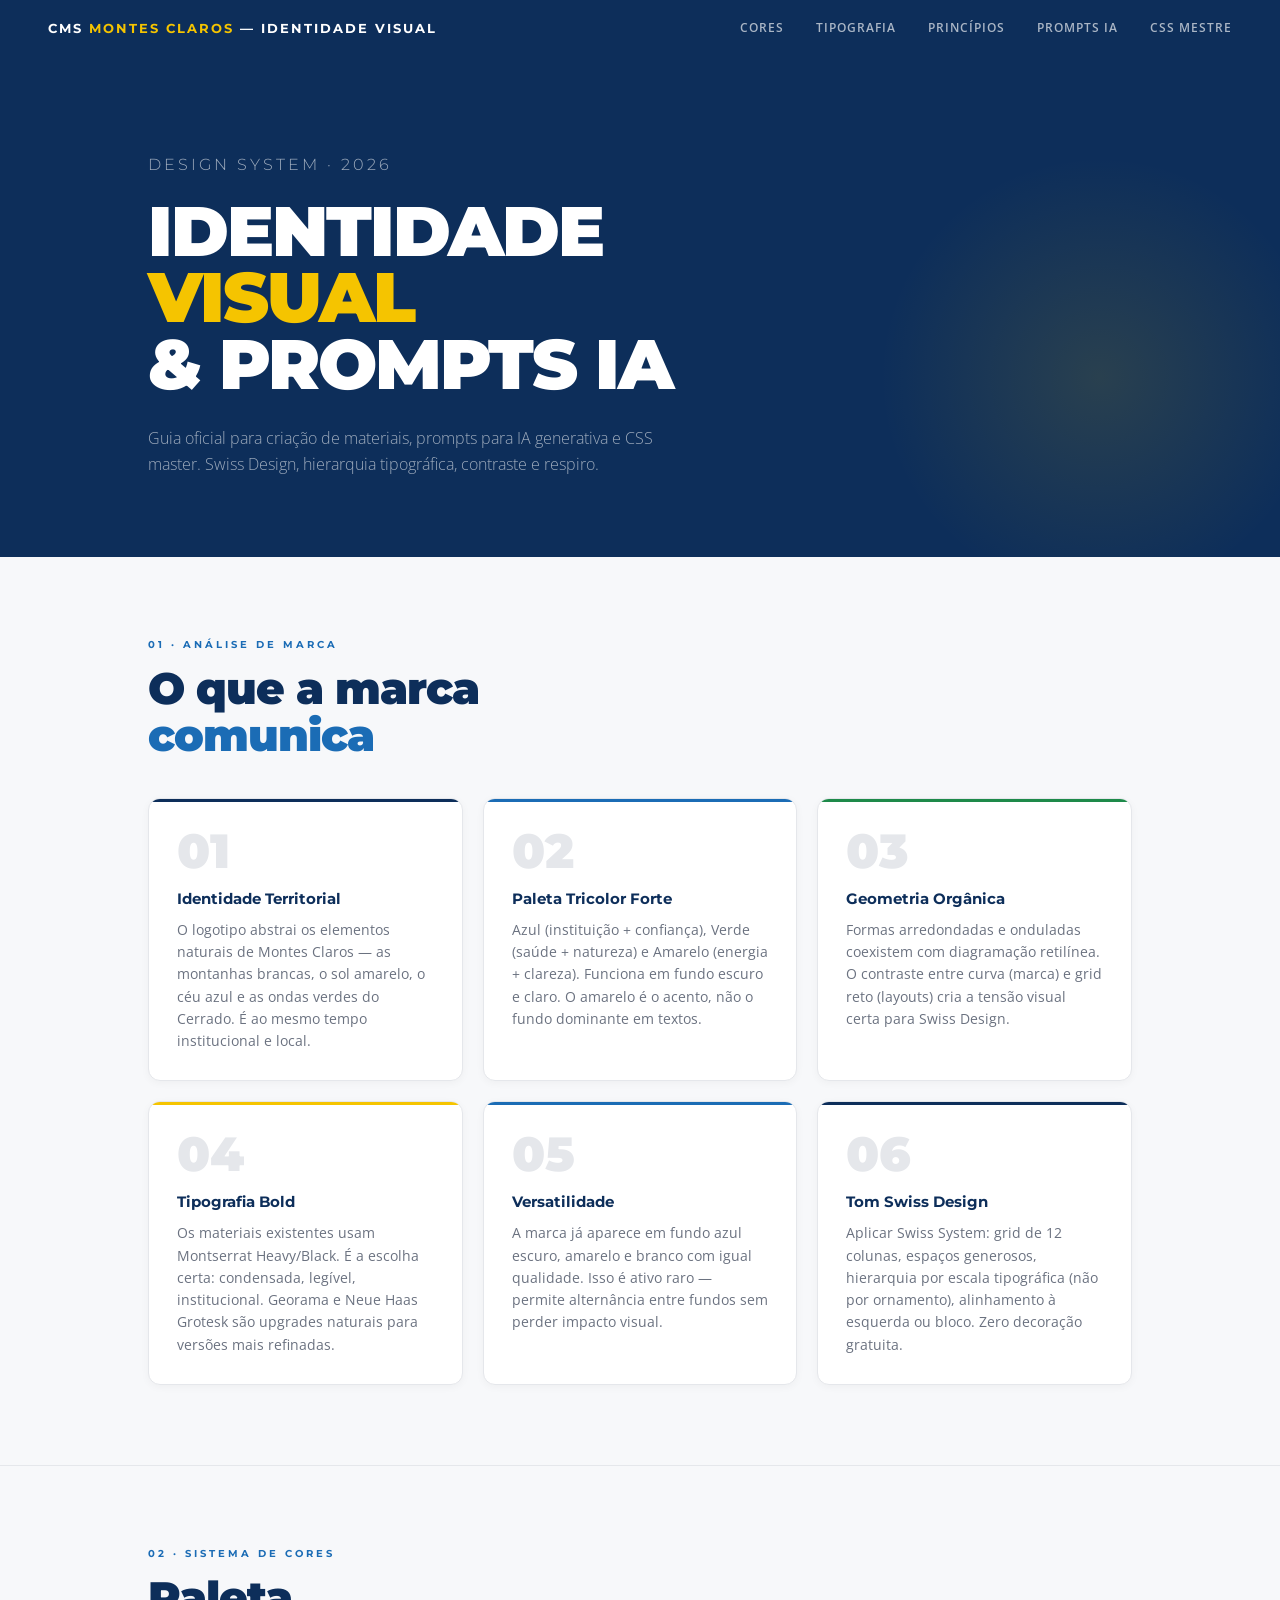
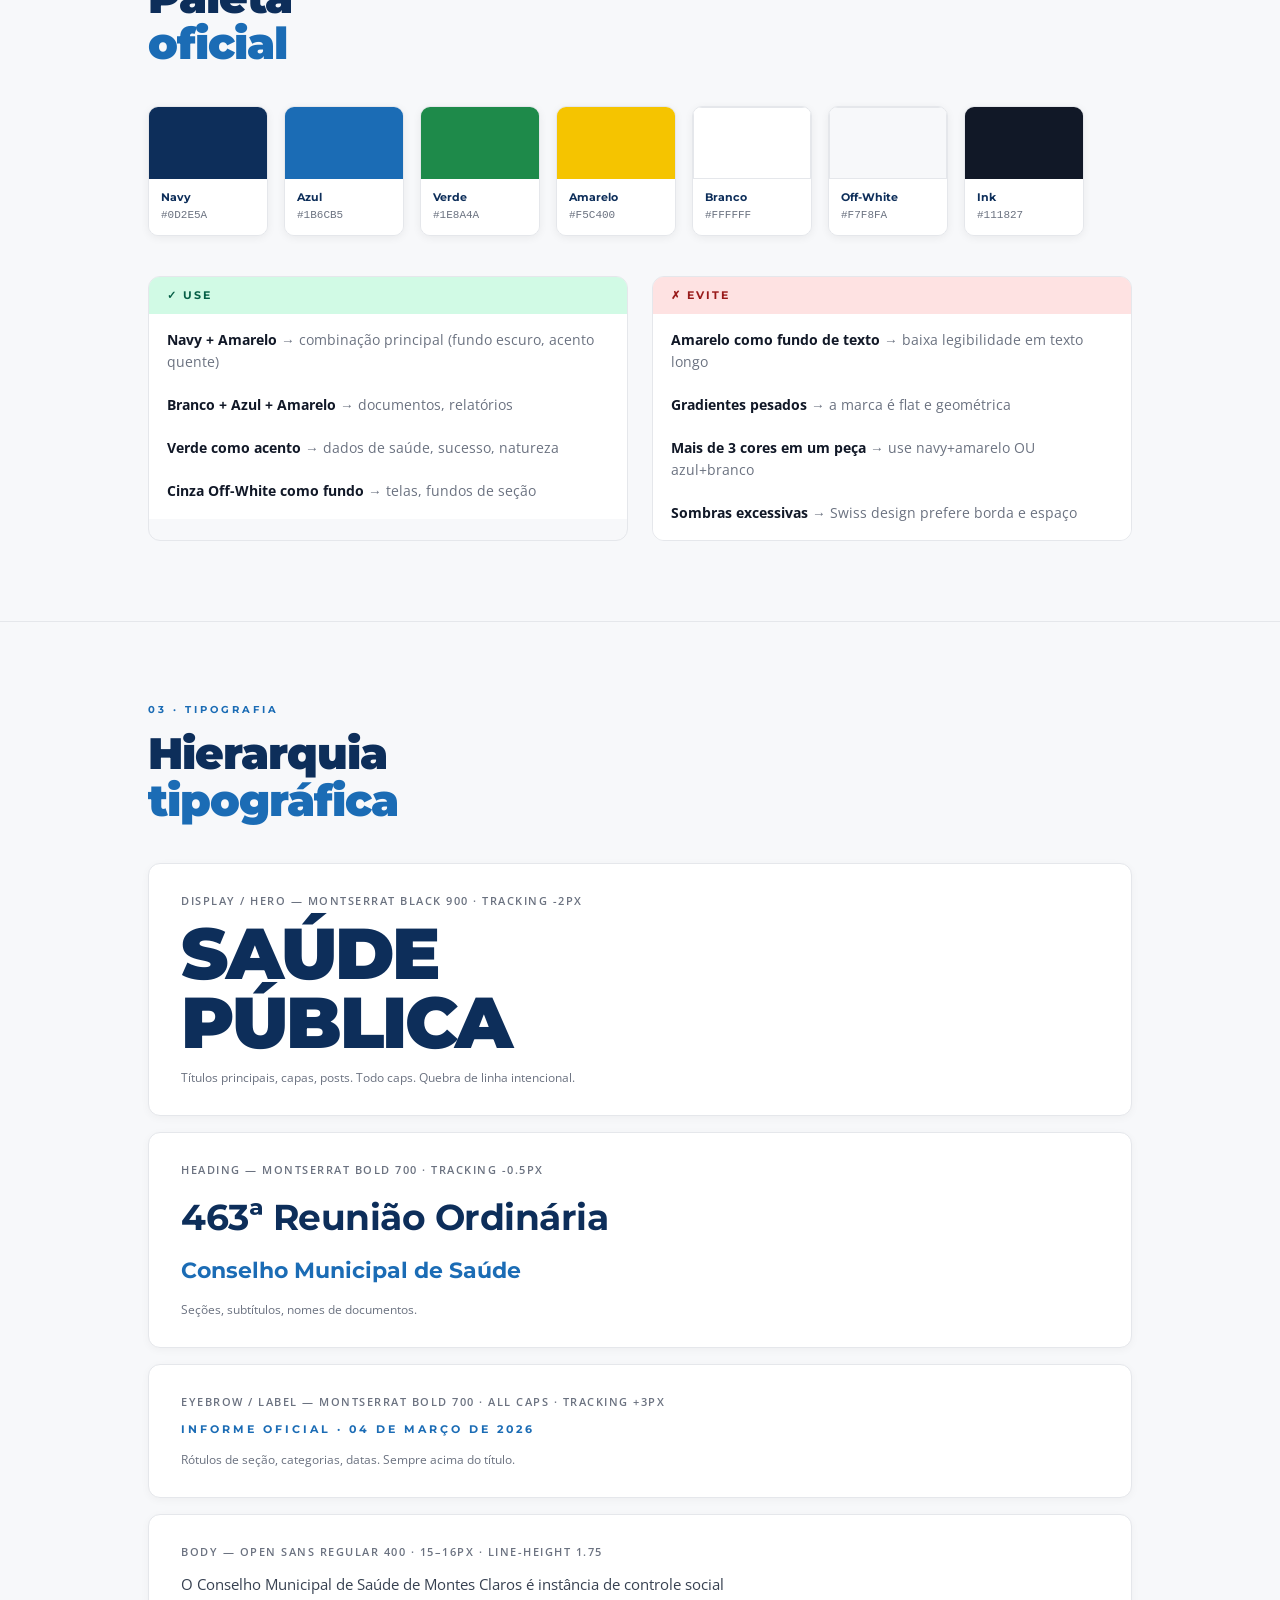
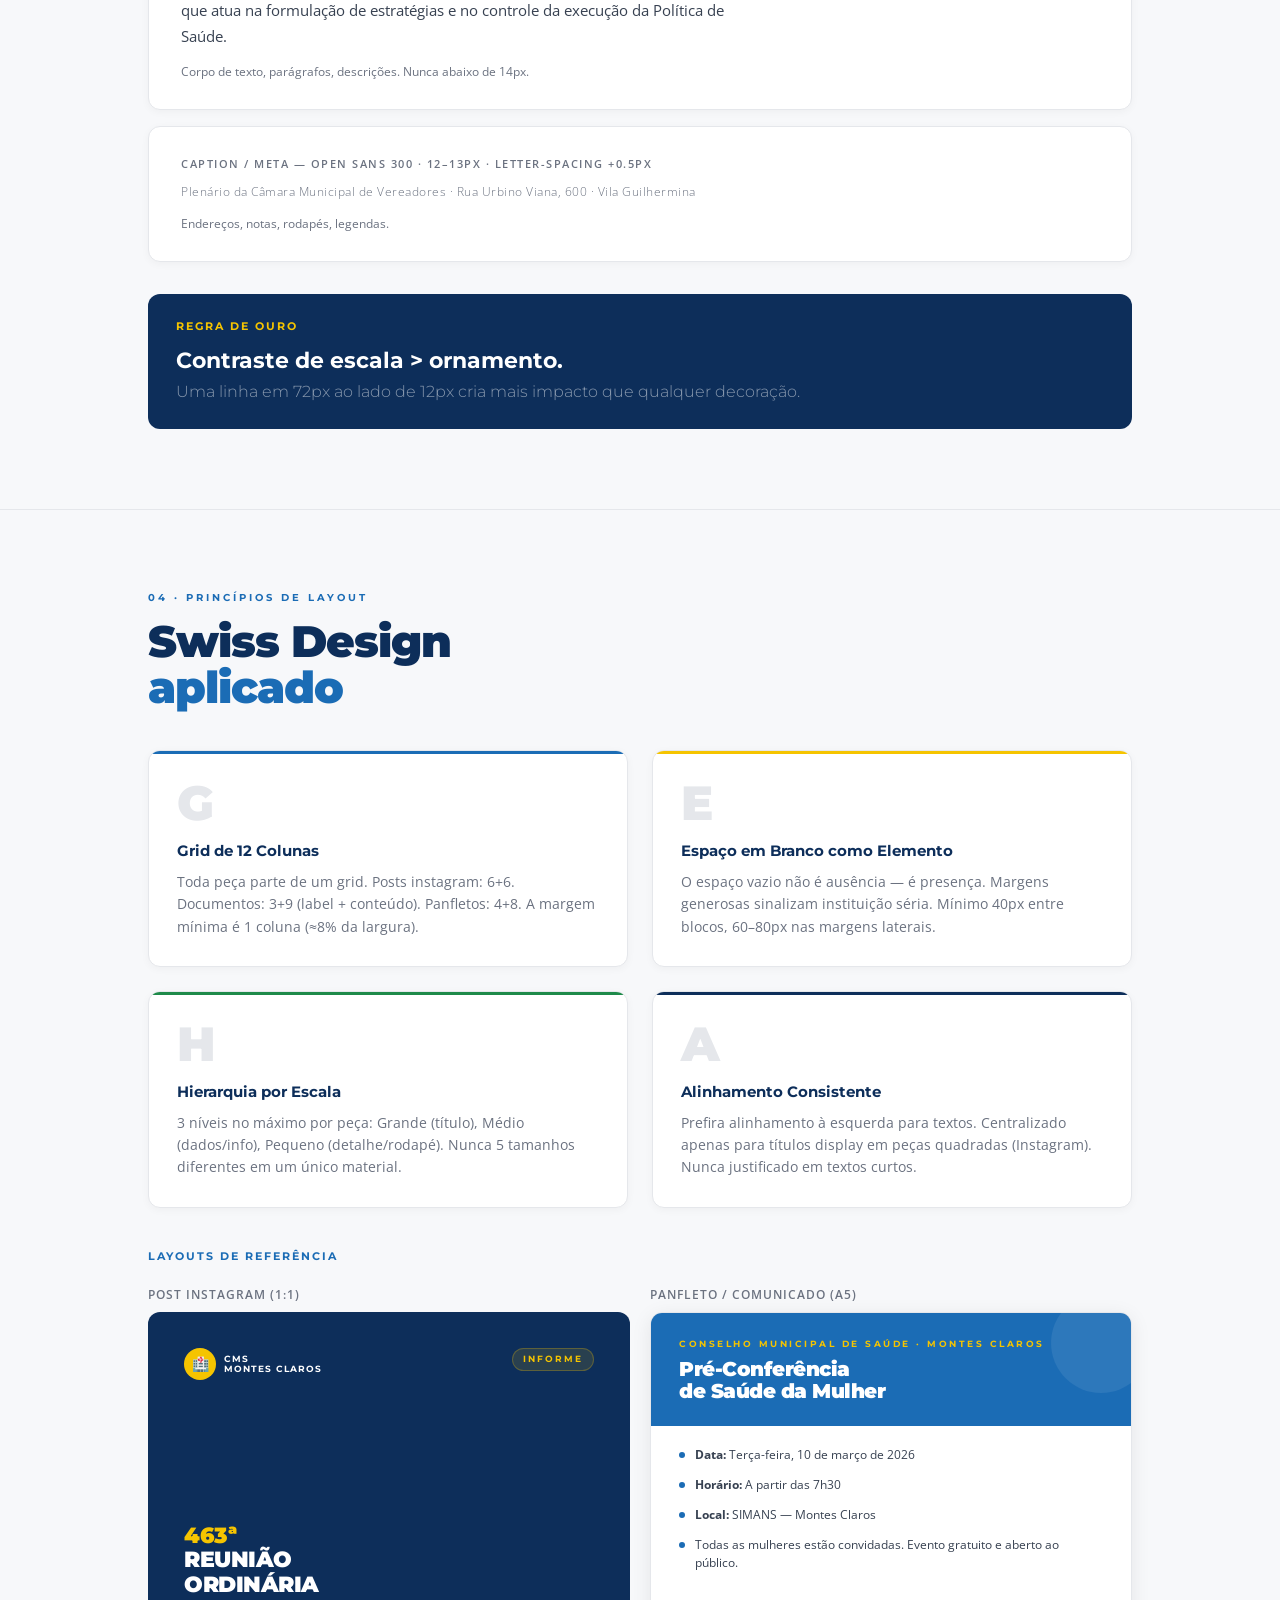
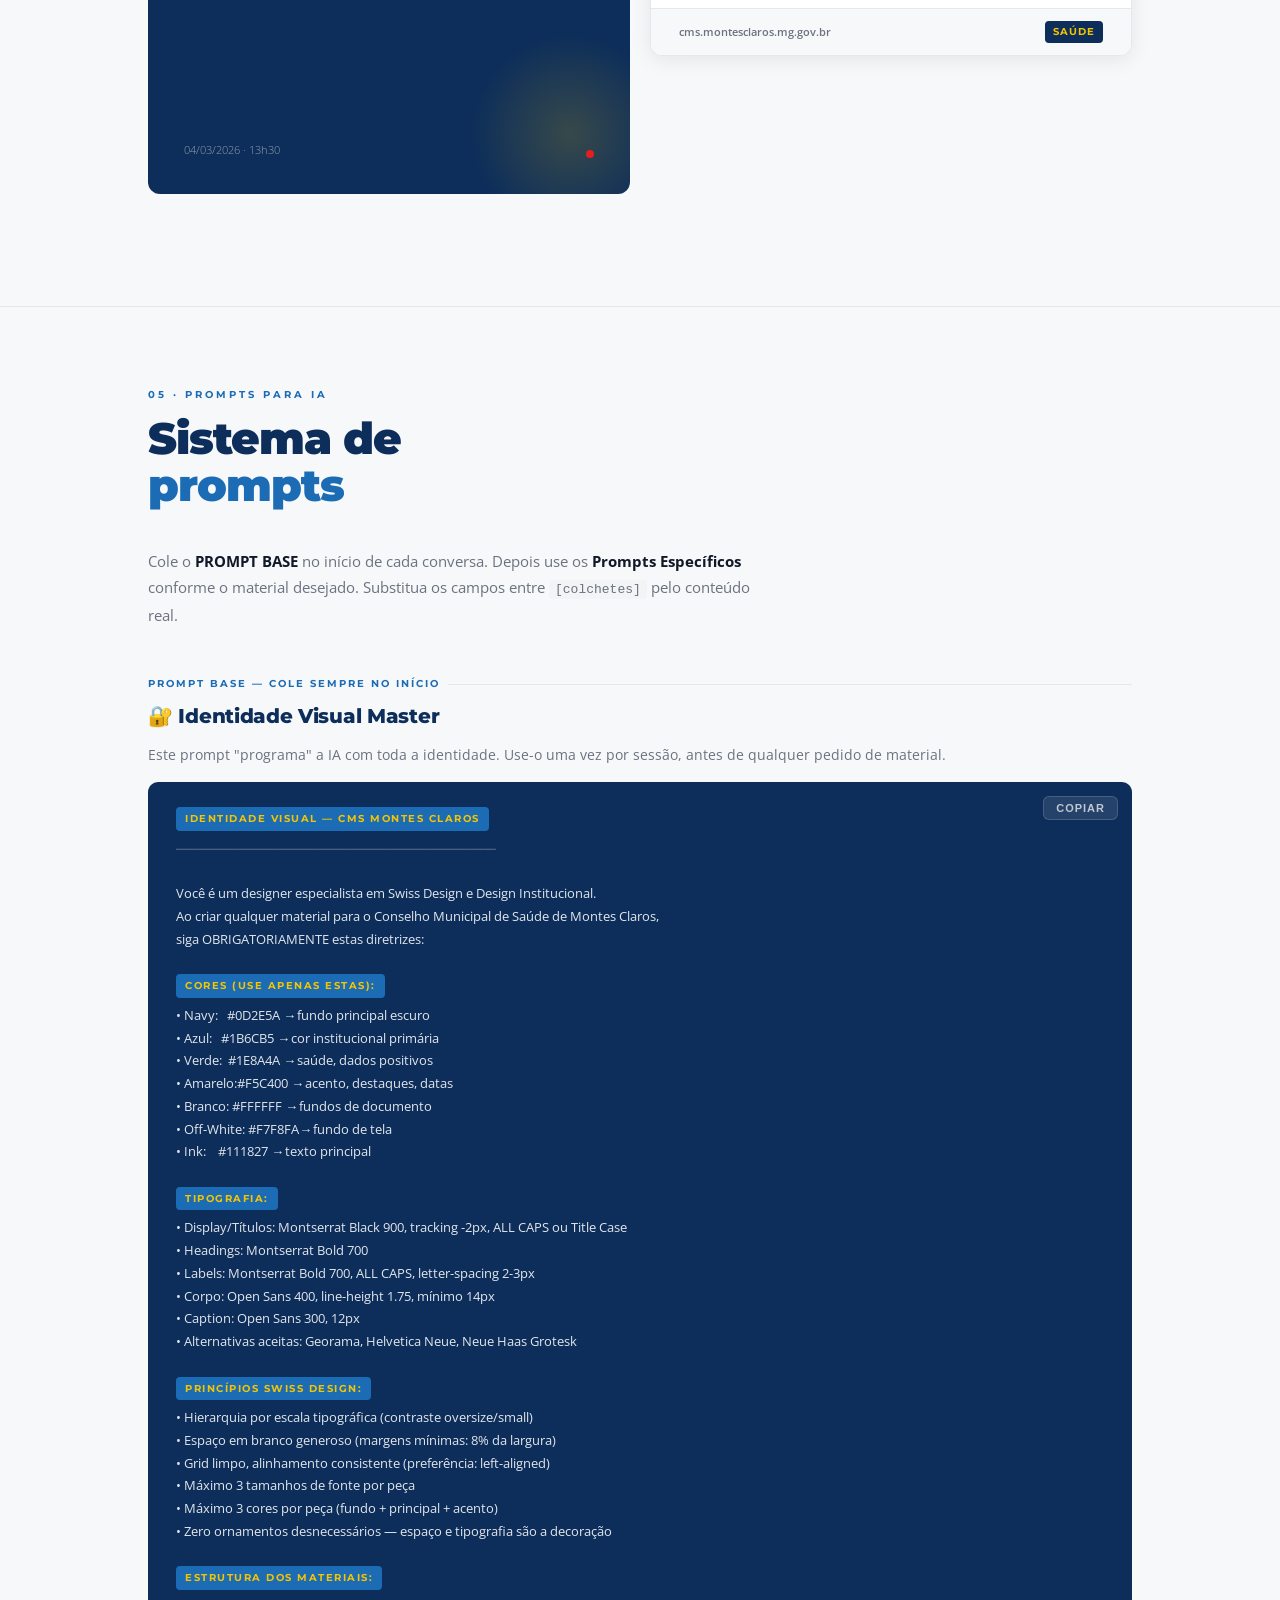
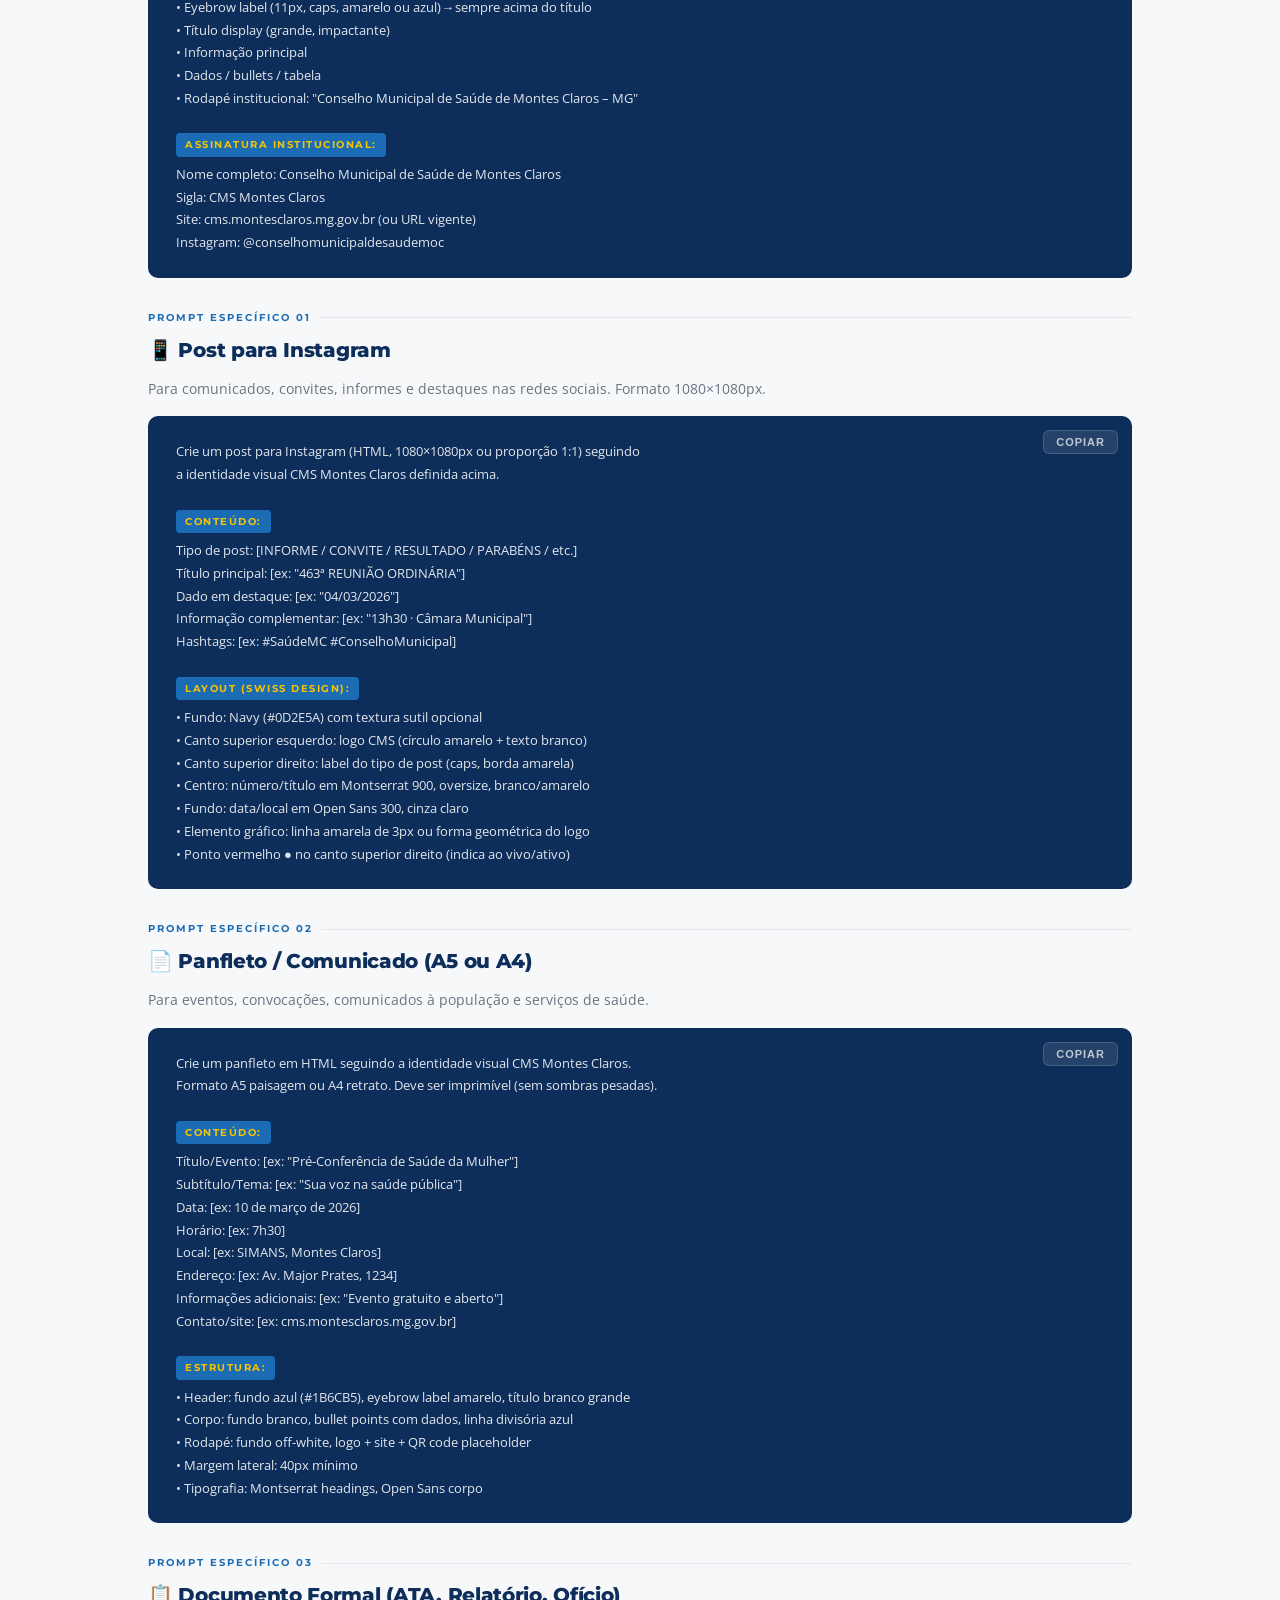
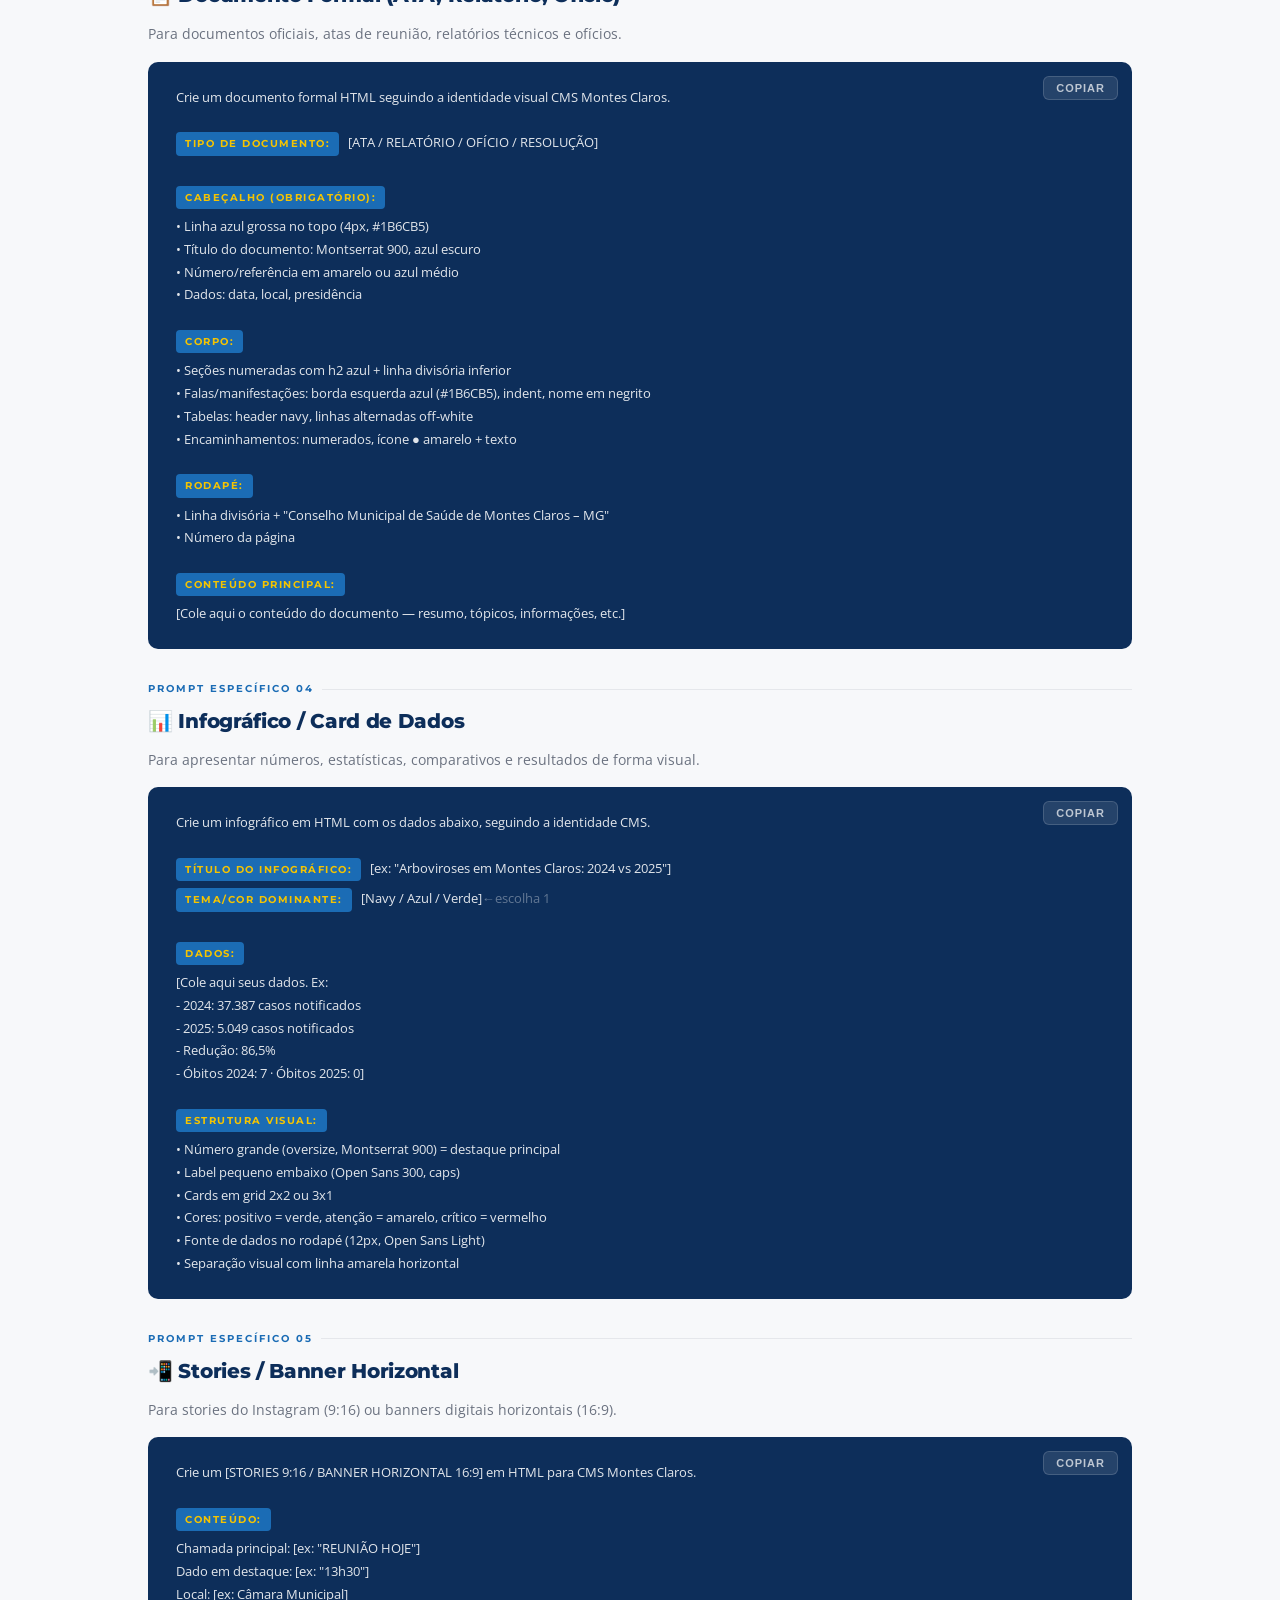
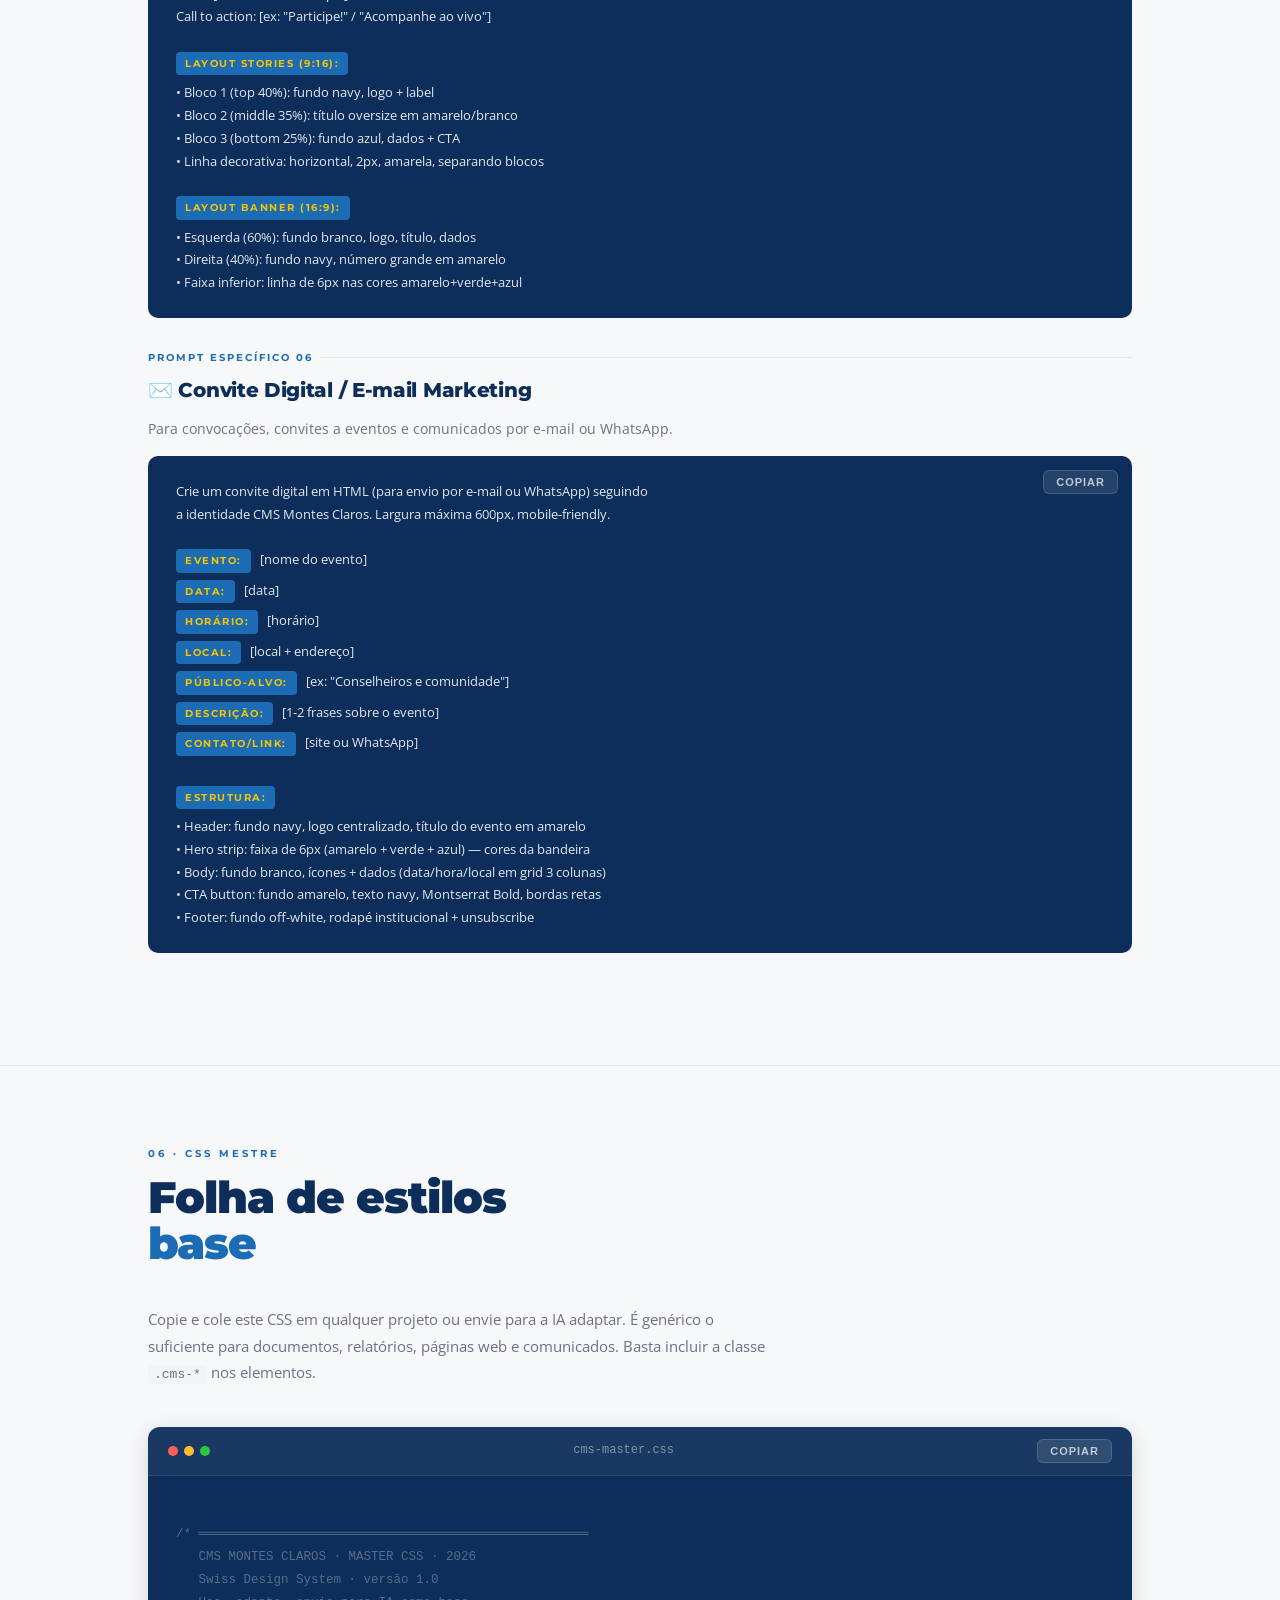
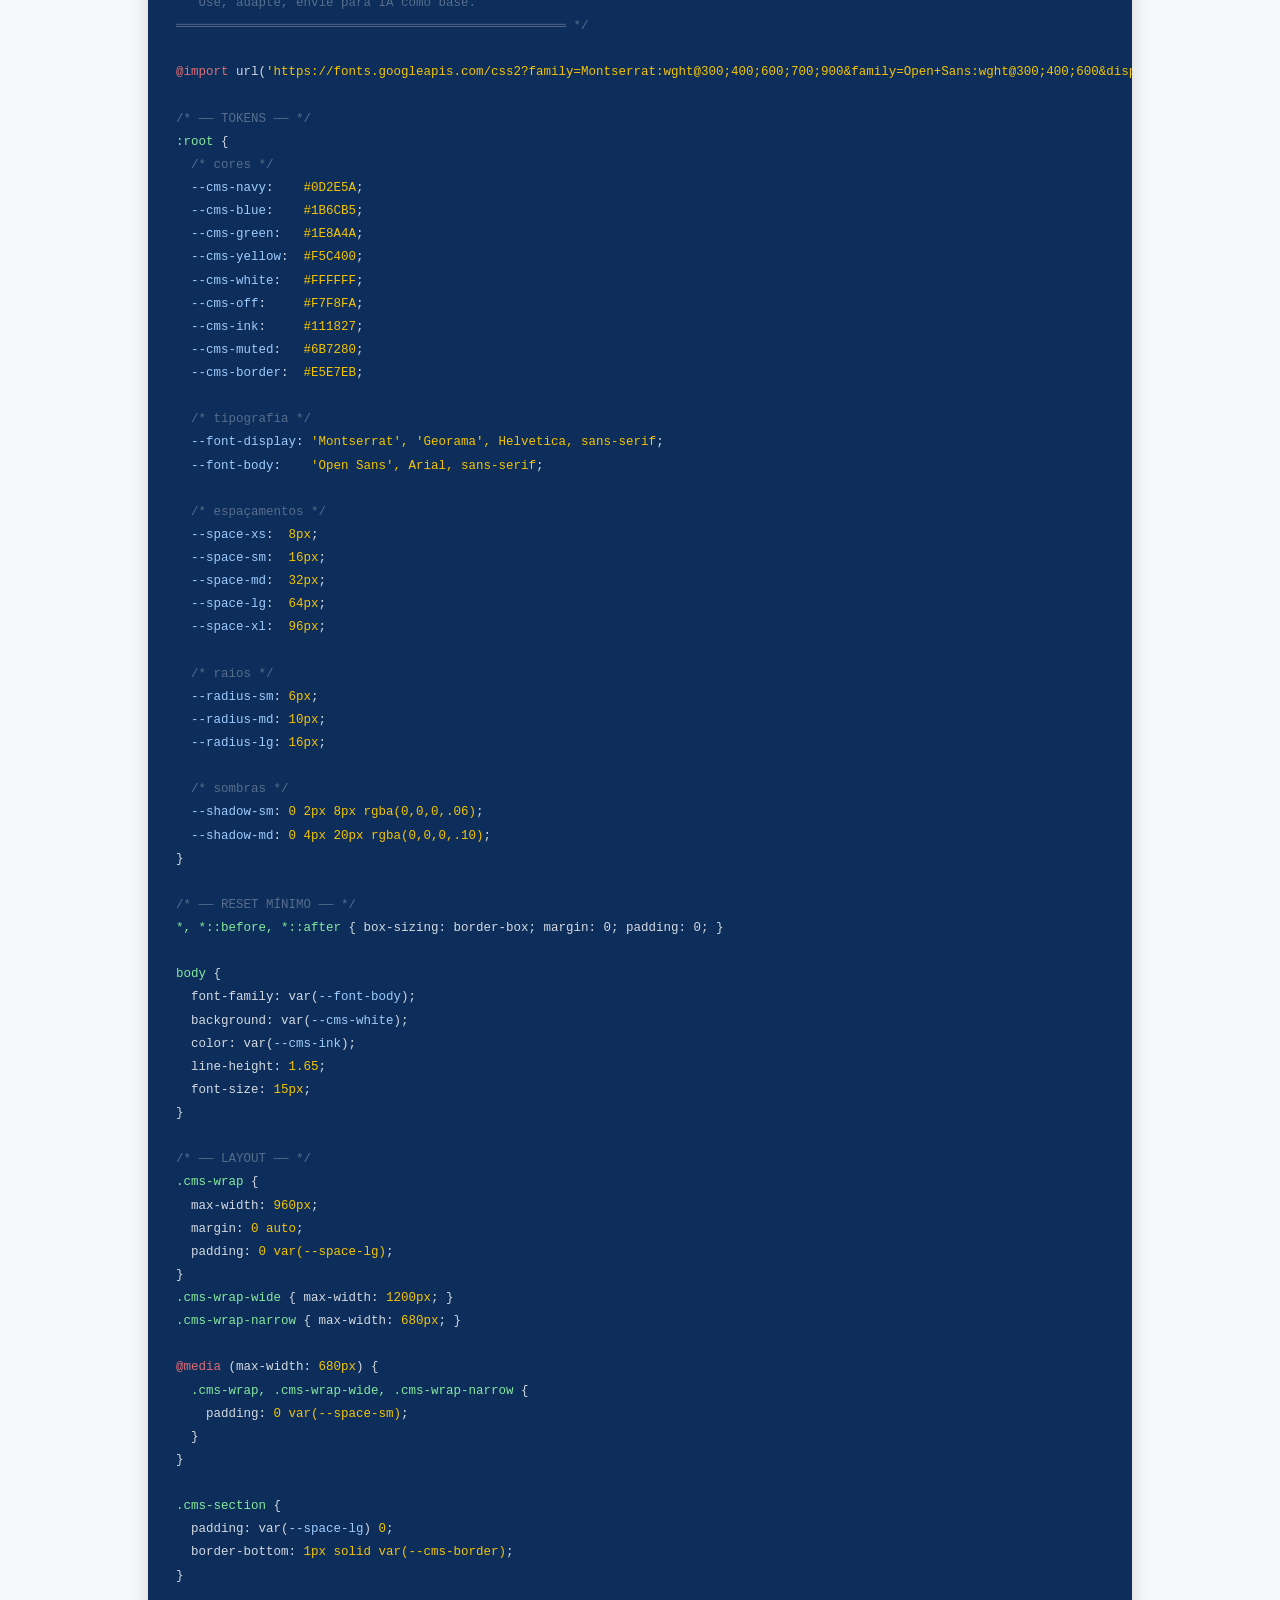
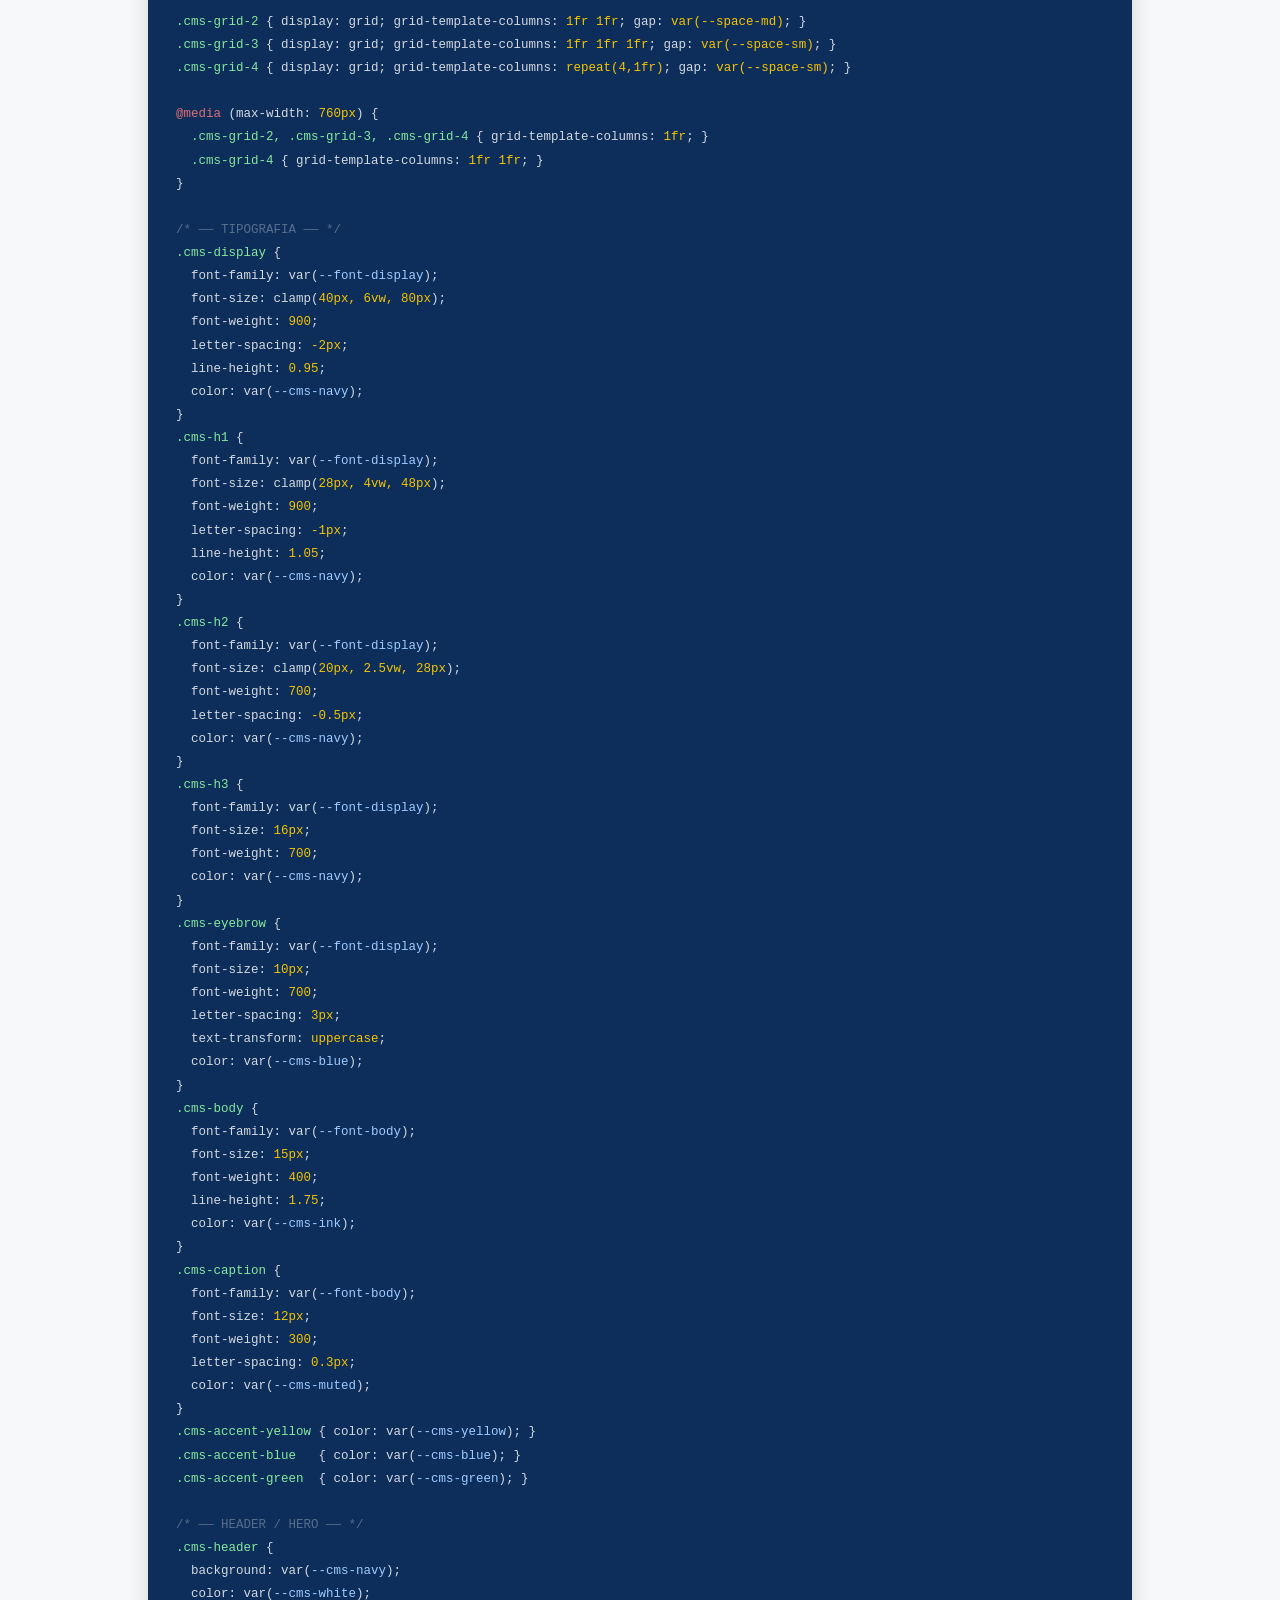
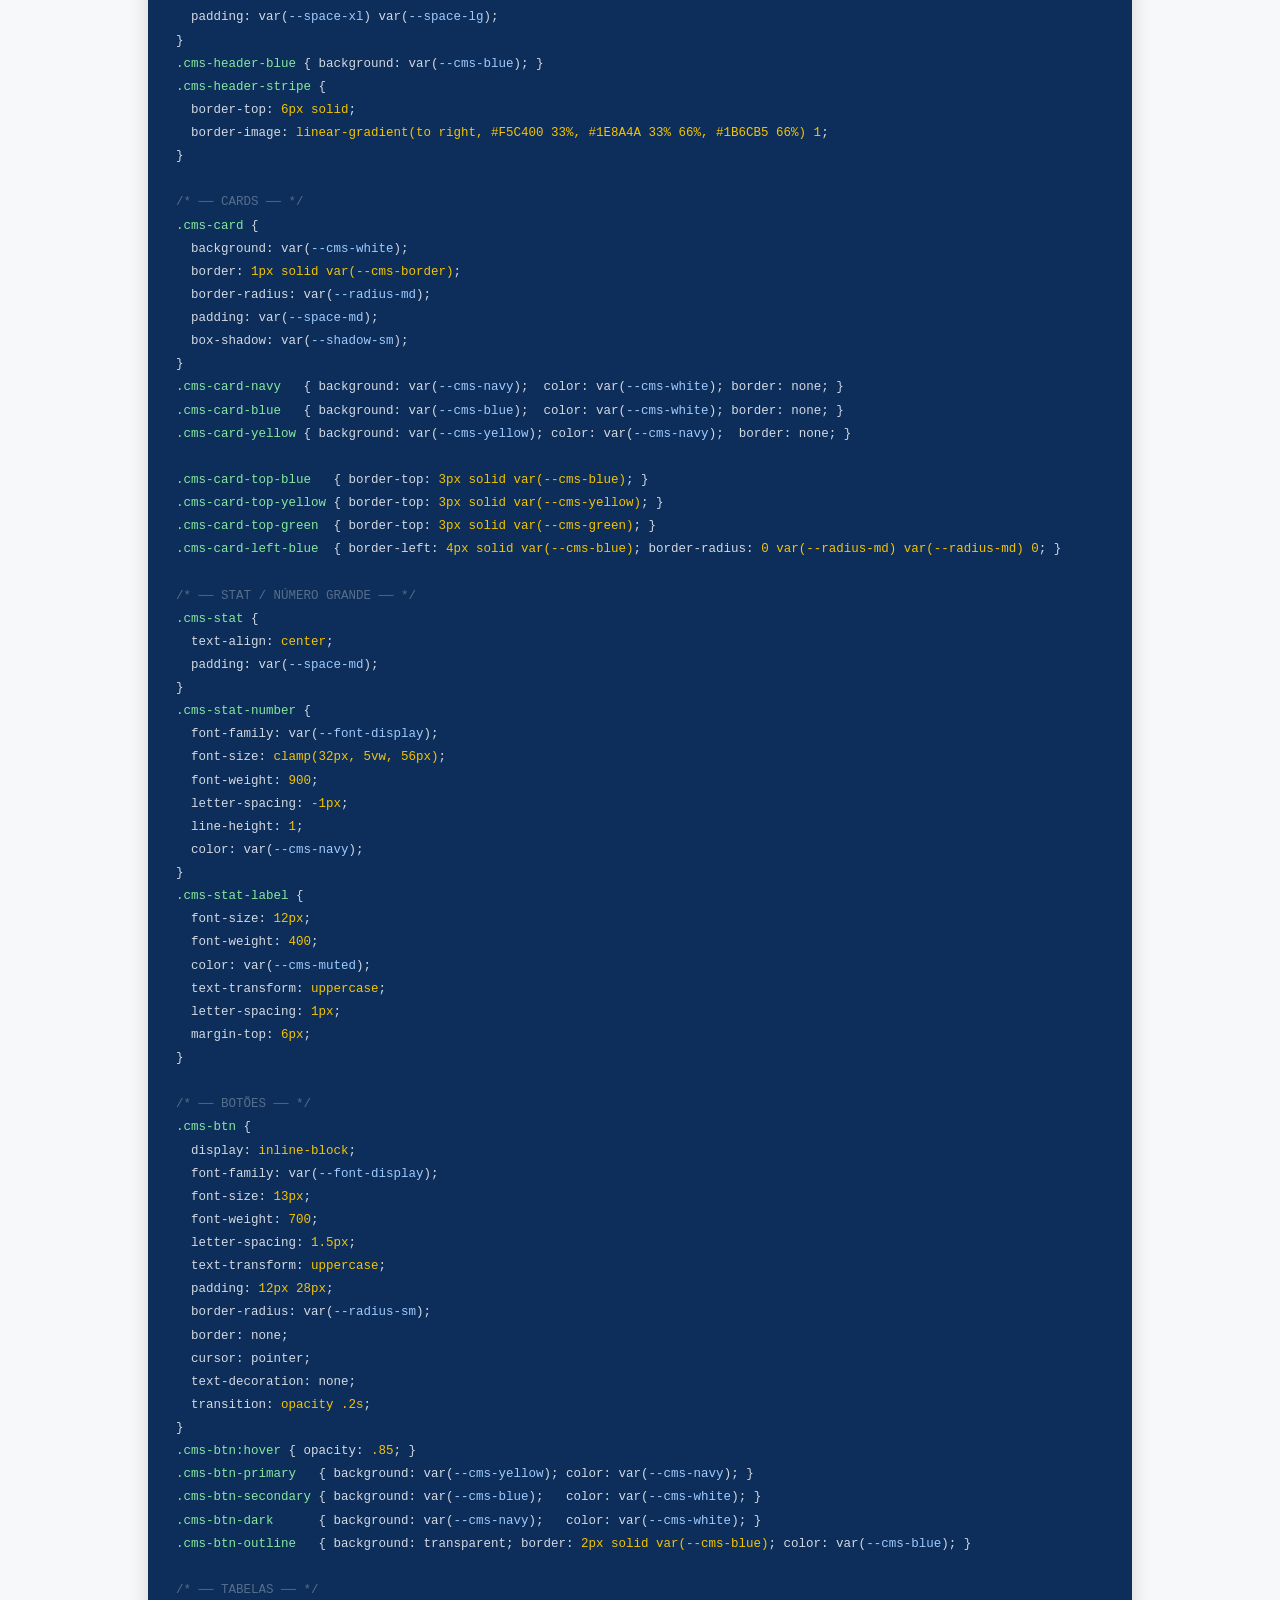
<file: docs/cms_brand_guide.html>
<!DOCTYPE html>
<html lang="pt-BR">
<head>
<meta charset="UTF-8">
<meta name="viewport" content="width=device-width, initial-scale=1.0">
<title>Guia de Identidade Visual + Prompts IA — CMS Montes Claros</title>
<link href="https://fonts.googleapis.com/css2?family=Montserrat:ital,wght@0,300;0,400;0,600;0,700;0,900;1,400&family=Open+Sans:wght@300;400;600&display=swap" rel="stylesheet">
<style>
* { box-sizing: border-box; margin: 0; padding: 0; }

:root {
  --cms-blue:   #1B6CB5;
  --cms-navy:   #0D2E5A;
  --cms-green:  #1E8A4A;
  --cms-yellow: #F5C400;
  --cms-white:  #FFFFFF;
  --cms-off:    #F7F8FA;
  --cms-ink:    #111827;
  --cms-muted:  #6B7280;
  --cms-border: #E5E7EB;
}

body {
  font-family: 'Open Sans', sans-serif;
  background: var(--cms-off);
  color: var(--cms-ink);
  line-height: 1.6;
}

/* ── NAV ── */
.topbar {
  background: var(--cms-navy);
  display: flex;
  align-items: center;
  justify-content: space-between;
  padding: 0 48px;
  height: 56px;
  position: sticky; top: 0; z-index: 200;
}
.topbar-brand {
  font-family: 'Montserrat', sans-serif;
  font-weight: 700;
  font-size: 13px;
  letter-spacing: 2px;
  text-transform: uppercase;
  color: white;
}
.topbar-brand span { color: var(--cms-yellow); }
.topbar-nav { display: flex; gap: 32px; }
.topbar-nav a {
  font-size: 12px; font-weight: 600; letter-spacing: 1px;
  text-transform: uppercase; color: rgba(255,255,255,0.65);
  text-decoration: none; transition: color .2s;
}
.topbar-nav a:hover { color: var(--cms-yellow); }

/* ── HERO ── */
.hero {
  background: var(--cms-navy);
  color: white;
  padding: 96px 48px 80px;
  position: relative;
  overflow: hidden;
}
.hero::before {
  content: '';
  position: absolute;
  bottom: -60px; right: -60px;
  width: 480px; height: 480px;
  border-radius: 50%;
  background: radial-gradient(circle, rgba(245,196,0,0.12) 0%, transparent 65%);
}
.hero-label {
  font-family: 'Montserrat', sans-serif;
  font-size: 11px; font-weight: 700;
  letter-spacing: 3px; text-transform: uppercase;
  color: var(--cms-yellow);
  margin-bottom: 20px;
}
.hero h1 {
  font-family: 'Montserrat', sans-serif;
  font-size: clamp(40px, 5.5vw, 80px);
  font-weight: 900;
  line-height: 0.95;
  letter-spacing: -2px;
  max-width: 700px;
  margin-bottom: 24px;
}
.hero h1 em { color: var(--cms-yellow); font-style: normal; }
.hero p {
  font-size: 16px; color: rgba(255,255,255,0.6);
  max-width: 520px; font-weight: 300;
}

/* ── WRAP ── */
.wrap { max-width: 1080px; margin: 0 auto; padding: 0 48px; }
@media (max-width: 680px) { .wrap { padding: 0 20px; } .hero { padding: 64px 20px; } .topbar { padding: 0 20px; } }

/* ── SECTION ── */
.section { padding: 80px 0; border-bottom: 1px solid var(--cms-border); scroll-margin-top: 56px; }
.section:last-child { border-bottom: none; }
.section-eyebrow {
  font-family: 'Montserrat', sans-serif;
  font-size: 10px; font-weight: 700;
  letter-spacing: 3px; text-transform: uppercase;
  color: var(--cms-blue);
  margin-bottom: 12px;
}
.section-title {
  font-family: 'Montserrat', sans-serif;
  font-size: clamp(28px, 3.5vw, 44px);
  font-weight: 900;
  letter-spacing: -1px;
  line-height: 1.05;
  color: var(--cms-navy);
  margin-bottom: 40px;
}
.section-title span { color: var(--cms-blue); }

/* ── COLOR SWATCHES ── */
.swatches { display: flex; flex-wrap: wrap; gap: 16px; margin-bottom: 40px; }
.swatch {
  width: 120px;
  border-radius: 10px;
  overflow: hidden;
  border: 1px solid var(--cms-border);
  box-shadow: 0 2px 8px rgba(0,0,0,0.06);
}
.swatch-color { height: 72px; }
.swatch-info { padding: 10px 12px; background: white; }
.swatch-name { font-family: 'Montserrat', sans-serif; font-size: 11px; font-weight: 700; color: var(--cms-navy); }
.swatch-hex { font-size: 11px; color: var(--cms-muted); font-family: monospace; }

/* ── TYPE SPECIMENS ── */
.type-specimens { display: grid; gap: 16px; }
.type-card {
  background: white;
  border-radius: 12px;
  padding: 28px 32px;
  border: 1px solid var(--cms-border);
  box-shadow: 0 2px 8px rgba(0,0,0,0.04);
}
.type-meta { font-size: 11px; font-weight: 600; letter-spacing: 1.5px; text-transform: uppercase; color: var(--cms-muted); margin-bottom: 10px; }

/* ── GRID ── */
.grid-2 { display: grid; grid-template-columns: 1fr 1fr; gap: 24px; }
.grid-3 { display: grid; grid-template-columns: 1fr 1fr 1fr; gap: 20px; }
@media (max-width: 800px) { .grid-2 { grid-template-columns: 1fr; } .grid-3 { grid-template-columns: 1fr 1fr; } }
@media (max-width: 560px) { .grid-3 { grid-template-columns: 1fr; } }

/* ── PRINCIPLE CARD ── */
.principle {
  background: white;
  border-radius: 12px;
  padding: 28px;
  border: 1px solid var(--cms-border);
  box-shadow: 0 2px 8px rgba(0,0,0,0.04);
  position: relative;
  overflow: hidden;
}
.principle::before {
  content: '';
  position: absolute;
  top: 0; left: 0; right: 0;
  height: 3px;
  background: var(--cms-blue);
}
.principle.yellow::before { background: var(--cms-yellow); }
.principle.green::before { background: var(--cms-green); }
.principle.navy::before { background: var(--cms-navy); }
.principle-n {
  font-family: 'Montserrat', sans-serif;
  font-size: 48px; font-weight: 900;
  color: var(--cms-border);
  line-height: 1; margin-bottom: 12px;
}
.principle h3 {
  font-family: 'Montserrat', sans-serif;
  font-size: 15px; font-weight: 700;
  color: var(--cms-navy); margin-bottom: 8px;
}
.principle p { font-size: 13.5px; color: var(--cms-muted); line-height: 1.65; }

/* ── PROMPT BOX ── */
.prompt-block { margin-bottom: 32px; }
.prompt-label {
  font-family: 'Montserrat', sans-serif;
  font-size: 10px; font-weight: 700;
  letter-spacing: 2px; text-transform: uppercase;
  color: var(--cms-blue); margin-bottom: 8px;
  display: flex; align-items: center; gap: 8px;
}
.prompt-label::after { content: ''; flex: 1; height: 1px; background: var(--cms-border); }
.prompt-title {
  font-family: 'Montserrat', sans-serif;
  font-size: 20px; font-weight: 800;
  color: var(--cms-navy); margin-bottom: 12px; letter-spacing: -0.3px;
}
.prompt-desc { font-size: 14px; color: var(--cms-muted); margin-bottom: 16px; }
.prompt-box {
  background: var(--cms-navy);
  border-radius: 10px;
  padding: 24px 28px;
  position: relative;
}
.prompt-box pre {
  font-family: 'Open Sans', monospace;
  font-size: 13px;
  color: rgba(255,255,255,0.88);
  white-space: pre-wrap;
  line-height: 1.75;
}
.prompt-box pre .tag { color: var(--cms-yellow); font-weight: 700; }
.prompt-box pre .comment { color: rgba(255,255,255,0.35); }
.copy-btn {
  position: absolute; top: 14px; right: 14px;
  background: rgba(255,255,255,0.1);
  border: 1px solid rgba(255,255,255,0.15);
  color: rgba(255,255,255,0.7);
  border-radius: 6px; padding: 5px 12px;
  font-size: 11px; font-weight: 600; letter-spacing: 1px;
  text-transform: uppercase; cursor: pointer;
  transition: background .2s;
}
.copy-btn:hover { background: rgba(255,255,255,0.18); }
.copy-btn.copied { color: var(--cms-yellow); }

/* ── PREVIEW CARDS (mockups) ── */
.previews { display: grid; grid-template-columns: 1fr 1fr; gap: 20px; margin-bottom: 32px; }
@media (max-width: 700px) { .previews { grid-template-columns: 1fr; } }

/* Instagram post mockup */
.mock-instagram {
  aspect-ratio: 1;
  background: var(--cms-navy);
  border-radius: 12px;
  padding: 36px;
  display: flex;
  flex-direction: column;
  justify-content: space-between;
  overflow: hidden;
  position: relative;
}
.mock-instagram::after {
  content: '';
  position: absolute;
  bottom: -40px; right: -40px;
  width: 200px; height: 200px;
  border-radius: 50%;
  background: radial-gradient(circle, rgba(245,196,0,.18) 0%, transparent 70%);
}
.mock-insta-top { display: flex; justify-content: space-between; align-items: flex-start; }
.mock-insta-logo { display: flex; align-items: center; gap: 8px; }
.mock-logo-icon {
  width: 32px; height: 32px;
  background: var(--cms-yellow);
  border-radius: 50%;
  display: flex; align-items: center; justify-content: center;
  font-size: 14px;
}
.mock-logo-text { font-family: 'Montserrat', sans-serif; font-size: 9px; font-weight: 700; text-transform: uppercase; color: white; letter-spacing: 1px; line-height: 1.2; }
.mock-insta-tag { font-family: 'Montserrat', sans-serif; font-size: 9px; font-weight: 700; letter-spacing: 2px; text-transform: uppercase; color: var(--cms-yellow); background: rgba(245,196,0,.12); border: 1px solid rgba(245,196,0,.25); border-radius: 20px; padding: 3px 10px; }
.mock-insta-title { font-family: 'Montserrat', sans-serif; font-size: 22px; font-weight: 900; color: white; line-height: 1.1; letter-spacing: -0.5px; z-index: 1; }
.mock-insta-title span { color: var(--cms-yellow); }
.mock-insta-bottom { display: flex; justify-content: space-between; align-items: flex-end; z-index: 1; }
.mock-insta-date { font-size: 11px; color: rgba(255,255,255,.55); font-weight: 300; }
.mock-insta-dot { width: 8px; height: 8px; border-radius: 50%; background: #E02020; }

/* Panfleto mockup */
.mock-panfleto {
  background: white;
  border-radius: 12px;
  border: 1px solid var(--cms-border);
  overflow: hidden;
  box-shadow: 0 4px 20px rgba(0,0,0,.08);
}
.mock-pan-header {
  background: var(--cms-blue);
  padding: 24px 28px;
  position: relative;
  overflow: hidden;
}
.mock-pan-header::after {
  content: '';
  position: absolute; right: -20px; top: -20px;
  width: 100px; height: 100px;
  border-radius: 50%;
  background: rgba(255,255,255,.08);
}
.mock-pan-eyebrow { font-family: 'Montserrat', sans-serif; font-size: 9px; font-weight: 700; letter-spacing: 2.5px; text-transform: uppercase; color: var(--cms-yellow); margin-bottom: 6px; }
.mock-pan-title { font-family: 'Montserrat', sans-serif; font-size: 20px; font-weight: 900; color: white; letter-spacing: -0.5px; line-height: 1.1; }
.mock-pan-body { padding: 20px 28px 24px; }
.mock-pan-item { display: flex; gap: 10px; margin-bottom: 12px; align-items: flex-start; }
.mock-pan-dot { width: 6px; height: 6px; border-radius: 50%; background: var(--cms-blue); margin-top: 6px; flex-shrink: 0; }
.mock-pan-text { font-size: 12px; color: #374151; line-height: 1.5; }
.mock-pan-footer { padding: 12px 28px; background: var(--cms-off); border-top: 1px solid var(--cms-border); display: flex; justify-content: space-between; align-items: center; }
.mock-pan-url { font-size: 11px; color: var(--cms-muted); font-weight: 600; }
.mock-pan-tag { font-family: 'Montserrat', sans-serif; font-size: 10px; font-weight: 700; color: var(--cms-yellow); background: var(--cms-navy); border-radius: 4px; padding: 3px 8px; letter-spacing: 1px; }

/* ── CSS SECTION ── */
.code-block {
  background: var(--cms-navy);
  border-radius: 12px;
  overflow: hidden;
  margin-bottom: 24px;
  box-shadow: 0 4px 20px rgba(0,0,0,.15);
}
.code-header {
  padding: 12px 20px;
  background: rgba(255,255,255,.05);
  border-bottom: 1px solid rgba(255,255,255,.08);
  display: flex; justify-content: space-between; align-items: center;
}
.code-dots { display: flex; gap: 6px; }
.code-dots span { width: 10px; height: 10px; border-radius: 50%; }
.code-dots span:nth-child(1) { background: #FF5F57; }
.code-dots span:nth-child(2) { background: #FEBC2E; }
.code-dots span:nth-child(3) { background: #28C840; }
.code-filename { font-family: monospace; font-size: 12px; color: rgba(255,255,255,.45); }
.code-content {
  padding: 24px 28px;
  overflow-x: auto;
}
.code-content code {
  font-family: 'Courier New', monospace;
  font-size: 12.5px;
  line-height: 1.85;
  color: rgba(255,255,255,.82);
  white-space: pre;
  display: block;
}
.code-content .c-comment { color: rgba(255,255,255,.3); }
.code-content .c-prop { color: #9ECBFF; }
.code-content .c-val { color: #F5C400; }
.code-content .c-sel { color: #85E89D; }
.code-content .c-at { color: #E06C75; }

/* ── DO/DON'T ── */
.dodont { display: grid; grid-template-columns: 1fr 1fr; gap: 20px; margin-bottom: 32px; }
@media (max-width: 600px) { .dodont { grid-template-columns: 1fr; } }
.dodont-card {
  border-radius: 12px;
  overflow: hidden;
  border: 1px solid var(--cms-border);
}
.dodont-label {
  padding: 10px 18px;
  font-family: 'Montserrat', sans-serif;
  font-size: 11px; font-weight: 700;
  letter-spacing: 2px; text-transform: uppercase;
}
.dodont-card.do .dodont-label { background: #D1FAE5; color: #065F46; }
.dodont-card.dont .dodont-label { background: #FEE2E2; color: #991B1B; }
.dodont-body { padding: 16px 18px; background: white; font-size: 13.5px; color: var(--cms-muted); line-height: 1.6; }
.dodont-body strong { color: var(--cms-ink); }

/* ── TAG ── */
.tag {
  display: inline-block;
  background: var(--cms-blue);
  color: white;
  font-family: 'Montserrat', sans-serif;
  font-size: 10px; font-weight: 700;
  letter-spacing: 1.5px; text-transform: uppercase;
  border-radius: 4px; padding: 3px 9px;
  margin-right: 6px; margin-bottom: 6px;
}
.tag.yellow { background: var(--cms-yellow); color: var(--cms-navy); }
.tag.green { background: var(--cms-green); }
.tag.navy { background: var(--cms-navy); }
.tag.outline { background: transparent; border: 1.5px solid var(--cms-blue); color: var(--cms-blue); }

/* ── SEPARATOR ── */
.big-number {
  font-family: 'Montserrat', sans-serif;
  font-size: clamp(80px, 12vw, 160px);
  font-weight: 900;
  color: var(--cms-border);
  line-height: 1;
  margin-bottom: -20px;
  letter-spacing: -4px;
  user-select: none;
}

/* ── FOOTER ── */
.page-footer {
  background: var(--cms-navy);
  color: rgba(255,255,255,.5);
  text-align: center;
  padding: 32px 20px;
  font-size: 13px;
}
.page-footer strong { color: rgba(255,255,255,.8); }
</style>
</head>
<body>

<nav class="topbar">
  <span class="topbar-brand">CMS <span>Montes Claros</span> — Identidade Visual</span>
  <div class="topbar-nav">
    <a href="#cores">Cores</a>
    <a href="#tipografia">Tipografia</a>
    <a href="#principios">Princípios</a>
    <a href="#prompts">Prompts IA</a>
    <a href="#css">CSS Mestre</a>
  </div>
</nav>

<header class="hero">
  <div class="wrap">
    <p class="hero-label">Design System · 2026</p>
    <h1>IDENTIDADE<br><em>VISUAL</em><br>& PROMPTS IA</h1>
    <p style="margin-top:28px;">Guia oficial para criação de materiais, prompts para IA generativa e CSS master. Swiss Design, hierarquia tipográfica, contraste e respiro.</p>
  </div>
</header>

<main>

<!-- ═══════════════════════════════════════════════
     1. ANÁLISE DA MARCA
════════════════════════════════════════════════ -->
<section class="section" id="analise">
  <div class="wrap">
    <p class="section-eyebrow">01 · Análise de Marca</p>
    <h2 class="section-title">O que a marca<br><span>comunica</span></h2>

    <div class="grid-3">
      <div class="principle navy">
        <div class="principle-n">01</div>
        <h3>Identidade Territorial</h3>
        <p>O logotipo abstrai os elementos naturais de Montes Claros — as montanhas brancas, o sol amarelo, o céu azul e as ondas verdes do Cerrado. É ao mesmo tempo institucional e local.</p>
      </div>
      <div class="principle">
        <div class="principle-n">02</div>
        <h3>Paleta Tricolor Forte</h3>
        <p>Azul (instituição + confiança), Verde (saúde + natureza) e Amarelo (energia + clareza). Funciona em fundo escuro e claro. O amarelo é o acento, não o fundo dominante em textos.</p>
      </div>
      <div class="principle green">
        <div class="principle-n">03</div>
        <h3>Geometria Orgânica</h3>
        <p>Formas arredondadas e onduladas coexistem com diagramação retilínea. O contraste entre curva (marca) e grid reto (layouts) cria a tensão visual certa para Swiss Design.</p>
      </div>
      <div class="principle yellow">
        <div class="principle-n">04</div>
        <h3>Tipografia Bold</h3>
        <p>Os materiais existentes usam Montserrat Heavy/Black. É a escolha certa: condensada, legível, institucional. Georama e Neue Haas Grotesk são upgrades naturais para versões mais refinadas.</p>
      </div>
      <div class="principle">
        <div class="principle-n">05</div>
        <h3>Versatilidade</h3>
        <p>A marca já aparece em fundo azul escuro, amarelo e branco com igual qualidade. Isso é ativo raro — permite alternância entre fundos sem perder impacto visual.</p>
      </div>
      <div class="principle navy">
        <div class="principle-n">06</div>
        <h3>Tom Swiss Design</h3>
        <p>Aplicar Swiss System: grid de 12 colunas, espaços generosos, hierarquia por escala tipográfica (não por ornamento), alinhamento à esquerda ou bloco. Zero decoração gratuita.</p>
      </div>
    </div>
  </div>
</section>

<!-- ═══════════════════════════════════════════════
     2. CORES
════════════════════════════════════════════════ -->
<section class="section" id="cores">
  <div class="wrap">
    <p class="section-eyebrow">02 · Sistema de Cores</p>
    <h2 class="section-title">Paleta<br><span>oficial</span></h2>

    <div class="swatches">
      <div class="swatch">
        <div class="swatch-color" style="background:#0D2E5A;"></div>
        <div class="swatch-info"><div class="swatch-name">Navy</div><div class="swatch-hex">#0D2E5A</div></div>
      </div>
      <div class="swatch">
        <div class="swatch-color" style="background:#1B6CB5;"></div>
        <div class="swatch-info"><div class="swatch-name">Azul</div><div class="swatch-hex">#1B6CB5</div></div>
      </div>
      <div class="swatch">
        <div class="swatch-color" style="background:#1E8A4A;"></div>
        <div class="swatch-info"><div class="swatch-name">Verde</div><div class="swatch-hex">#1E8A4A</div></div>
      </div>
      <div class="swatch">
        <div class="swatch-color" style="background:#F5C400;"></div>
        <div class="swatch-info"><div class="swatch-name">Amarelo</div><div class="swatch-hex">#F5C400</div></div>
      </div>
      <div class="swatch">
        <div class="swatch-color" style="background:#FFFFFF; border: 1px solid #e5e7eb;"></div>
        <div class="swatch-info"><div class="swatch-name">Branco</div><div class="swatch-hex">#FFFFFF</div></div>
      </div>
      <div class="swatch">
        <div class="swatch-color" style="background:#F7F8FA; border: 1px solid #e5e7eb;"></div>
        <div class="swatch-info"><div class="swatch-name">Off-White</div><div class="swatch-hex">#F7F8FA</div></div>
      </div>
      <div class="swatch">
        <div class="swatch-color" style="background:#111827;"></div>
        <div class="swatch-info"><div class="swatch-name">Ink</div><div class="swatch-hex">#111827</div></div>
      </div>
    </div>

    <div class="grid-2">
      <div class="dodont-card do">
        <div class="dodont-label">✓ USE</div>
        <div class="dodont-body">
          <strong>Navy + Amarelo</strong> → combinação principal (fundo escuro, acento quente)<br><br>
          <strong>Branco + Azul + Amarelo</strong> → documentos, relatórios<br><br>
          <strong>Verde como acento</strong> → dados de saúde, sucesso, natureza<br><br>
          <strong>Cinza Off-White como fundo</strong> → telas, fundos de seção
        </div>
      </div>
      <div class="dodont-card dont">
        <div class="dodont-label">✗ EVITE</div>
        <div class="dodont-body">
          <strong>Amarelo como fundo de texto</strong> → baixa legibilidade em texto longo<br><br>
          <strong>Gradientes pesados</strong> → a marca é flat e geométrica<br><br>
          <strong>Mais de 3 cores em um peça</strong> → use navy+amarelo OU azul+branco<br><br>
          <strong>Sombras excessivas</strong> → Swiss design prefere borda e espaço
        </div>
      </div>
    </div>
  </div>
</section>

<!-- ═══════════════════════════════════════════════
     3. TIPOGRAFIA
════════════════════════════════════════════════ -->
<section class="section" id="tipografia">
  <div class="wrap">
    <p class="section-eyebrow">03 · Tipografia</p>
    <h2 class="section-title">Hierarquia<br><span>tipográfica</span></h2>

    <div class="type-specimens">
      <div class="type-card">
        <div class="type-meta">Display / Hero — Montserrat Black 900 · tracking -2px</div>
        <div style="font-family:'Montserrat',sans-serif;font-size:clamp(36px,6vw,72px);font-weight:900;letter-spacing:-2px;line-height:0.95;color:var(--cms-navy);">SAÚDE<br>PÚBLICA</div>
        <div style="margin-top:12px;font-size:12px;color:var(--cms-muted);">Títulos principais, capas, posts. Todo caps. Quebra de linha intencional.</div>
      </div>

      <div class="type-card">
        <div class="type-meta">Heading — Montserrat Bold 700 · tracking -0.5px</div>
        <div style="font-family:'Montserrat',sans-serif;font-size:clamp(22px,3vw,36px);font-weight:700;letter-spacing:-0.5px;color:var(--cms-navy);">463ª Reunião Ordinária</div>
        <div style="margin-top:6px;font-family:'Montserrat',sans-serif;font-size:22px;font-weight:700;color:var(--cms-blue);">Conselho Municipal de Saúde</div>
        <div style="margin-top:12px;font-size:12px;color:var(--cms-muted);">Seções, subtítulos, nomes de documentos.</div>
      </div>

      <div class="type-card">
        <div class="type-meta">Eyebrow / Label — Montserrat Bold 700 · ALL CAPS · tracking +3px</div>
        <div style="font-family:'Montserrat',sans-serif;font-size:11px;font-weight:700;letter-spacing:3px;text-transform:uppercase;color:var(--cms-blue);">INFORME OFICIAL · 04 DE MARÇO DE 2026</div>
        <div style="margin-top:12px;font-size:12px;color:var(--cms-muted);">Rótulos de seção, categorias, datas. Sempre acima do título.</div>
      </div>

      <div class="type-card">
        <div class="type-meta">Body — Open Sans Regular 400 · 15–16px · line-height 1.75</div>
        <div style="font-family:'Open Sans',sans-serif;font-size:15px;font-weight:400;line-height:1.75;color:#374151;max-width:560px;">O Conselho Municipal de Saúde de Montes Claros é instância de controle social que atua na formulação de estratégias e no controle da execução da Política de Saúde.</div>
        <div style="margin-top:12px;font-size:12px;color:var(--cms-muted);">Corpo de texto, parágrafos, descrições. Nunca abaixo de 14px.</div>
      </div>

      <div class="type-card">
        <div class="type-meta">Caption / Meta — Open Sans 300 · 12–13px · letter-spacing +0.5px</div>
        <div style="font-family:'Open Sans',sans-serif;font-size:12px;font-weight:300;letter-spacing:0.5px;color:var(--cms-muted);">Plenário da Câmara Municipal de Vereadores · Rua Urbino Viana, 600 · Vila Guilhermina</div>
        <div style="margin-top:12px;font-size:12px;color:var(--cms-muted);">Endereços, notas, rodapés, legendas.</div>
      </div>
    </div>

    <div style="margin-top:32px;padding:24px 28px;background:var(--cms-navy);border-radius:12px;">
      <p style="font-family:'Montserrat',sans-serif;font-size:11px;font-weight:700;letter-spacing:2px;text-transform:uppercase;color:var(--cms-yellow);margin-bottom:12px;">REGRA DE OURO</p>
      <p style="font-family:'Montserrat',sans-serif;font-size:22px;font-weight:700;color:white;line-height:1.3;">Contraste de escala > ornamento.<br><span style="color:rgba(255,255,255,.5);font-weight:300;font-size:16px;">Uma linha em 72px ao lado de 12px cria mais impacto que qualquer decoração.</span></p>
    </div>
  </div>
</section>

<!-- ═══════════════════════════════════════════════
     4. PRINCÍPIOS SWISS DESIGN
════════════════════════════════════════════════ -->
<section class="section" id="principios">
  <div class="wrap">
    <p class="section-eyebrow">04 · Princípios de Layout</p>
    <h2 class="section-title">Swiss Design<br><span>aplicado</span></h2>

    <div class="grid-2" style="margin-bottom:40px;">
      <div class="principle">
        <div class="principle-n">G</div>
        <h3>Grid de 12 Colunas</h3>
        <p>Toda peça parte de um grid. Posts instagram: 6+6. Documentos: 3+9 (label + conteúdo). Panfletos: 4+8. A margem mínima é 1 coluna (≈8% da largura).</p>
      </div>
      <div class="principle yellow">
        <div class="principle-n">E</div>
        <h3>Espaço em Branco como Elemento</h3>
        <p>O espaço vazio não é ausência — é presença. Margens generosas sinalizam instituição séria. Mínimo 40px entre blocos, 60–80px nas margens laterais.</p>
      </div>
      <div class="principle green">
        <div class="principle-n">H</div>
        <h3>Hierarquia por Escala</h3>
        <p>3 níveis no máximo por peça: Grande (título), Médio (dados/info), Pequeno (detalhe/rodapé). Nunca 5 tamanhos diferentes em um único material.</p>
      </div>
      <div class="principle navy">
        <div class="principle-n">A</div>
        <h3>Alinhamento Consistente</h3>
        <p>Prefira alinhamento à esquerda para textos. Centralizado apenas para títulos display em peças quadradas (Instagram). Nunca justificado em textos curtos.</p>
      </div>
    </div>

    <!-- Visual examples -->
    <p style="font-family:'Montserrat',sans-serif;font-size:11px;font-weight:700;letter-spacing:2px;text-transform:uppercase;color:var(--cms-blue);margin-bottom:20px;">LAYOUTS DE REFERÊNCIA</p>
    <div class="previews">
      <!-- Instagram mockup -->
      <div>
        <p style="font-size:12px;font-weight:600;color:var(--cms-muted);margin-bottom:8px;letter-spacing:1px;text-transform:uppercase;">Post Instagram (1:1)</p>
        <div class="mock-instagram">
          <div class="mock-insta-top">
            <div class="mock-insta-logo">
              <div class="mock-logo-icon">🏥</div>
              <div class="mock-logo-text">CMS<br>MONTES CLAROS</div>
            </div>
            <div class="mock-insta-tag">INFORME</div>
          </div>
          <div class="mock-insta-title"><span>463ª</span><br>REUNIÃO<br>ORDINÁRIA</div>
          <div class="mock-insta-bottom">
            <div class="mock-insta-date">04/03/2026 · 13h30</div>
            <div class="mock-insta-dot"></div>
          </div>
        </div>
      </div>
      <!-- Panfleto mockup -->
      <div>
        <p style="font-size:12px;font-weight:600;color:var(--cms-muted);margin-bottom:8px;letter-spacing:1px;text-transform:uppercase;">Panfleto / Comunicado (A5)</p>
        <div class="mock-panfleto">
          <div class="mock-pan-header">
            <div class="mock-pan-eyebrow">Conselho Municipal de Saúde · Montes Claros</div>
            <div class="mock-pan-title">Pré-Conferência<br>de Saúde da Mulher</div>
          </div>
          <div class="mock-pan-body">
            <div class="mock-pan-item"><div class="mock-pan-dot"></div><div class="mock-pan-text"><strong>Data:</strong> Terça-feira, 10 de março de 2026</div></div>
            <div class="mock-pan-item"><div class="mock-pan-dot"></div><div class="mock-pan-text"><strong>Horário:</strong> A partir das 7h30</div></div>
            <div class="mock-pan-item"><div class="mock-pan-dot"></div><div class="mock-pan-text"><strong>Local:</strong> SIMANS — Montes Claros</div></div>
            <div class="mock-pan-item"><div class="mock-pan-dot"></div><div class="mock-pan-text">Todas as mulheres estão convidadas. Evento gratuito e aberto ao público.</div></div>
          </div>
          <div class="mock-pan-footer">
            <span class="mock-pan-url">cms.montesclaros.mg.gov.br</span>
            <span class="mock-pan-tag">SAÚDE</span>
          </div>
        </div>
      </div>
    </div>
  </div>
</section>

<!-- ═══════════════════════════════════════════════
     5. PROMPTS IA
════════════════════════════════════════════════ -->
<section class="section" id="prompts">
  <div class="wrap">
    <p class="section-eyebrow">05 · Prompts para IA</p>
    <h2 class="section-title">Sistema de<br><span>prompts</span></h2>

    <p style="font-size:15px;color:var(--cms-muted);max-width:620px;margin-bottom:48px;line-height:1.75;">Cole o <strong style="color:var(--cms-ink);">PROMPT BASE</strong> no início de cada conversa. Depois use os <strong style="color:var(--cms-ink);">Prompts Específicos</strong> conforme o material desejado. Substitua os campos entre <code style="background:#f3f4f6;padding:2px 6px;border-radius:4px;font-size:13px;">[colchetes]</code> pelo conteúdo real.</p>

    <!-- PROMPT BASE -->
    <div class="prompt-block">
      <div class="prompt-label">Prompt Base — Cole SEMPRE no início</div>
      <div class="prompt-title">🔐 Identidade Visual Master</div>
      <p class="prompt-desc">Este prompt "programa" a IA com toda a identidade. Use-o uma vez por sessão, antes de qualquer pedido de material.</p>
      <div class="prompt-box" id="p-base">
        <button class="copy-btn" onclick="copyPrompt('p-base',this)">COPIAR</button>
        <pre>
<span class="tag">IDENTIDADE VISUAL — CMS Montes Claros</span>
<span class="comment">─────────────────────────────────────────</span>

Você é um designer especialista em Swiss Design e Design Institucional.
Ao criar qualquer material para o Conselho Municipal de Saúde de Montes Claros,
siga OBRIGATORIAMENTE estas diretrizes:

<span class="tag">CORES (use apenas estas):</span>
• Navy:   #0D2E5A  → fundo principal escuro
• Azul:   #1B6CB5  → cor institucional primária
• Verde:  #1E8A4A  → saúde, dados positivos
• Amarelo:#F5C400  → acento, destaques, datas
• Branco: #FFFFFF  → fundos de documento
• Off-White: #F7F8FA → fundo de tela
• Ink:    #111827  → texto principal

<span class="tag">TIPOGRAFIA:</span>
• Display/Títulos: Montserrat Black 900, tracking -2px, ALL CAPS ou Title Case
• Headings: Montserrat Bold 700
• Labels: Montserrat Bold 700, ALL CAPS, letter-spacing 2-3px
• Corpo: Open Sans 400, line-height 1.75, mínimo 14px
• Caption: Open Sans 300, 12px
• Alternativas aceitas: Georama, Helvetica Neue, Neue Haas Grotesk

<span class="tag">PRINCÍPIOS SWISS DESIGN:</span>
• Hierarquia por escala tipográfica (contraste oversize/small)
• Espaço em branco generoso (margens mínimas: 8% da largura)
• Grid limpo, alinhamento consistente (preferência: left-aligned)
• Máximo 3 tamanhos de fonte por peça
• Máximo 3 cores por peça (fundo + principal + acento)
• Zero ornamentos desnecessários — espaço e tipografia são a decoração

<span class="tag">ESTRUTURA DOS MATERIAIS:</span>
• Eyebrow label (11px, caps, amarelo ou azul) → sempre acima do título
• Título display (grande, impactante)
• Informação principal
• Dados / bullets / tabela
• Rodapé institucional: "Conselho Municipal de Saúde de Montes Claros – MG"

<span class="tag">ASSINATURA INSTITUCIONAL:</span>
Nome completo: Conselho Municipal de Saúde de Montes Claros
Sigla: CMS Montes Claros
Site: cms.montesclaros.mg.gov.br (ou URL vigente)
Instagram: @conselhomunicipaldesaudemoc</pre>
      </div>
    </div>

    <!-- POST INSTAGRAM -->
    <div class="prompt-block">
      <div class="prompt-label">Prompt Específico 01</div>
      <div class="prompt-title">📱 Post para Instagram</div>
      <p class="prompt-desc">Para comunicados, convites, informes e destaques nas redes sociais. Formato 1080×1080px.</p>
      <div class="prompt-box" id="p-insta">
        <button class="copy-btn" onclick="copyPrompt('p-insta',this)">COPIAR</button>
        <pre>
Crie um post para Instagram (HTML, 1080×1080px ou proporção 1:1) seguindo
a identidade visual CMS Montes Claros definida acima.

<span class="tag">CONTEÚDO:</span>
Tipo de post: [INFORME / CONVITE / RESULTADO / PARABÉNS / etc.]
Título principal: [ex: "463ª REUNIÃO ORDINÁRIA"]
Dado em destaque: [ex: "04/03/2026"]
Informação complementar: [ex: "13h30 · Câmara Municipal"]
Hashtags: [ex: #SaúdeMC #ConselhoMunicipal]

<span class="tag">LAYOUT (Swiss Design):</span>
• Fundo: Navy (#0D2E5A) com textura sutil opcional
• Canto superior esquerdo: logo CMS (círculo amarelo + texto branco)
• Canto superior direito: label do tipo de post (caps, borda amarela)
• Centro: número/título em Montserrat 900, oversize, branco/amarelo
• Fundo: data/local em Open Sans 300, cinza claro
• Elemento gráfico: linha amarela de 3px ou forma geométrica do logo
• Ponto vermelho ● no canto superior direito (indica ao vivo/ativo)</pre>
      </div>
    </div>

    <!-- PANFLETO -->
    <div class="prompt-block">
      <div class="prompt-label">Prompt Específico 02</div>
      <div class="prompt-title">📄 Panfleto / Comunicado (A5 ou A4)</div>
      <p class="prompt-desc">Para eventos, convocações, comunicados à população e serviços de saúde.</p>
      <div class="prompt-box" id="p-panfleto">
        <button class="copy-btn" onclick="copyPrompt('p-panfleto',this)">COPIAR</button>
        <pre>
Crie um panfleto em HTML seguindo a identidade visual CMS Montes Claros.
Formato A5 paisagem ou A4 retrato. Deve ser imprimível (sem sombras pesadas).

<span class="tag">CONTEÚDO:</span>
Título/Evento: [ex: "Pré-Conferência de Saúde da Mulher"]
Subtítulo/Tema: [ex: "Sua voz na saúde pública"]
Data: [ex: 10 de março de 2026]
Horário: [ex: 7h30]
Local: [ex: SIMANS, Montes Claros]
Endereço: [ex: Av. Major Prates, 1234]
Informações adicionais: [ex: "Evento gratuito e aberto"]
Contato/site: [ex: cms.montesclaros.mg.gov.br]

<span class="tag">ESTRUTURA:</span>
• Header: fundo azul (#1B6CB5), eyebrow label amarelo, título branco grande
• Corpo: fundo branco, bullet points com dados, linha divisória azul
• Rodapé: fundo off-white, logo + site + QR code placeholder
• Margem lateral: 40px mínimo
• Tipografia: Montserrat headings, Open Sans corpo</pre>
      </div>
    </div>

    <!-- ATA / DOCUMENTO FORMAL -->
    <div class="prompt-block">
      <div class="prompt-label">Prompt Específico 03</div>
      <div class="prompt-title">📋 Documento Formal (ATA, Relatório, Ofício)</div>
      <p class="prompt-desc">Para documentos oficiais, atas de reunião, relatórios técnicos e ofícios.</p>
      <div class="prompt-box" id="p-doc">
        <button class="copy-btn" onclick="copyPrompt('p-doc',this)">COPIAR</button>
        <pre>
Crie um documento formal HTML seguindo a identidade visual CMS Montes Claros.

<span class="tag">TIPO DE DOCUMENTO:</span> [ATA / RELATÓRIO / OFÍCIO / RESOLUÇÃO]

<span class="tag">CABEÇALHO (obrigatório):</span>
• Linha azul grossa no topo (4px, #1B6CB5)
• Título do documento: Montserrat 900, azul escuro
• Número/referência em amarelo ou azul médio
• Dados: data, local, presidência

<span class="tag">CORPO:</span>
• Seções numeradas com h2 azul + linha divisória inferior
• Falas/manifestações: borda esquerda azul (#1B6CB5), indent, nome em negrito
• Tabelas: header navy, linhas alternadas off-white
• Encaminhamentos: numerados, ícone ● amarelo + texto

<span class="tag">RODAPÉ:</span>
• Linha divisória + "Conselho Municipal de Saúde de Montes Claros – MG"
• Número da página

<span class="tag">CONTEÚDO PRINCIPAL:</span>
[Cole aqui o conteúdo do documento — resumo, tópicos, informações, etc.]</pre>
      </div>
    </div>

    <!-- INFOGRÁFICO -->
    <div class="prompt-block">
      <div class="prompt-label">Prompt Específico 04</div>
      <div class="prompt-title">📊 Infográfico / Card de Dados</div>
      <p class="prompt-desc">Para apresentar números, estatísticas, comparativos e resultados de forma visual.</p>
      <div class="prompt-box" id="p-info">
        <button class="copy-btn" onclick="copyPrompt('p-info',this)">COPIAR</button>
        <pre>
Crie um infográfico em HTML com os dados abaixo, seguindo a identidade CMS.

<span class="tag">TÍTULO DO INFOGRÁFICO:</span> [ex: "Arboviroses em Montes Claros: 2024 vs 2025"]
<span class="tag">TEMA/COR DOMINANTE:</span> [Navy / Azul / Verde] <span class="comment">← escolha 1</span>

<span class="tag">DADOS:</span>
[Cole aqui seus dados. Ex:
- 2024: 37.387 casos notificados
- 2025: 5.049 casos notificados
- Redução: 86,5%
- Óbitos 2024: 7 · Óbitos 2025: 0]

<span class="tag">ESTRUTURA VISUAL:</span>
• Número grande (oversize, Montserrat 900) = destaque principal
• Label pequeno embaixo (Open Sans 300, caps)
• Cards em grid 2x2 ou 3x1
• Cores: positivo = verde, atenção = amarelo, crítico = vermelho
• Fonte de dados no rodapé (12px, Open Sans Light)
• Separação visual com linha amarela horizontal</pre>
      </div>
    </div>

    <!-- BANNER/STORIES -->
    <div class="prompt-block">
      <div class="prompt-label">Prompt Específico 05</div>
      <div class="prompt-title">📲 Stories / Banner Horizontal</div>
      <p class="prompt-desc">Para stories do Instagram (9:16) ou banners digitais horizontais (16:9).</p>
      <div class="prompt-box" id="p-stories">
        <button class="copy-btn" onclick="copyPrompt('p-stories',this)">COPIAR</button>
        <pre>
Crie um [STORIES 9:16 / BANNER HORIZONTAL 16:9] em HTML para CMS Montes Claros.

<span class="tag">CONTEÚDO:</span>
Chamada principal: [ex: "REUNIÃO HOJE"]
Dado em destaque: [ex: "13h30"]
Local: [ex: Câmara Municipal]
Call to action: [ex: "Participe!" / "Acompanhe ao vivo"]

<span class="tag">LAYOUT STORIES (9:16):</span>
• Bloco 1 (top 40%): fundo navy, logo + label
• Bloco 2 (middle 35%): título oversize em amarelo/branco
• Bloco 3 (bottom 25%): fundo azul, dados + CTA
• Linha decorativa: horizontal, 2px, amarela, separando blocos

<span class="tag">LAYOUT BANNER (16:9):</span>
• Esquerda (60%): fundo branco, logo, título, dados
• Direita (40%): fundo navy, número grande em amarelo
• Faixa inferior: linha de 6px nas cores amarelo+verde+azul</pre>
      </div>
    </div>

    <!-- CONVITE DIGITAL -->
    <div class="prompt-block">
      <div class="prompt-label">Prompt Específico 06</div>
      <div class="prompt-title">✉️ Convite Digital / E-mail Marketing</div>
      <p class="prompt-desc">Para convocações, convites a eventos e comunicados por e-mail ou WhatsApp.</p>
      <div class="prompt-box" id="p-convite">
        <button class="copy-btn" onclick="copyPrompt('p-convite',this)">COPIAR</button>
        <pre>
Crie um convite digital em HTML (para envio por e-mail ou WhatsApp) seguindo
a identidade CMS Montes Claros. Largura máxima 600px, mobile-friendly.

<span class="tag">EVENTO:</span> [nome do evento]
<span class="tag">DATA:</span> [data]
<span class="tag">HORÁRIO:</span> [horário]
<span class="tag">LOCAL:</span> [local + endereço]
<span class="tag">PÚBLICO-ALVO:</span> [ex: "Conselheiros e comunidade"]
<span class="tag">DESCRIÇÃO:</span> [1-2 frases sobre o evento]
<span class="tag">CONTATO/LINK:</span> [site ou WhatsApp]

<span class="tag">ESTRUTURA:</span>
• Header: fundo navy, logo centralizado, título do evento em amarelo
• Hero strip: faixa de 6px (amarelo + verde + azul) — cores da bandeira
• Body: fundo branco, ícones + dados (data/hora/local em grid 3 colunas)
• CTA button: fundo amarelo, texto navy, Montserrat Bold, bordas retas
• Footer: fundo off-white, rodapé institucional + unsubscribe</pre>
      </div>
    </div>

  </div>
</section>

<!-- ═══════════════════════════════════════════════
     6. CSS MESTRE
════════════════════════════════════════════════ -->
<section class="section" id="css">
  <div class="wrap">
    <p class="section-eyebrow">06 · CSS Mestre</p>
    <h2 class="section-title">Folha de estilos<br><span>base</span></h2>
    <p style="font-size:15px;color:var(--cms-muted);max-width:620px;margin-bottom:40px;line-height:1.75;">Copie e cole este CSS em qualquer projeto ou envie para a IA adaptar. É genérico o suficiente para documentos, relatórios, páginas web e comunicados. Basta incluir a classe <code style="background:#f3f4f6;padding:2px 6px;border-radius:4px;font-size:13px;">.cms-*</code> nos elementos.</p>

    <div class="code-block">
      <div class="code-header">
        <div class="code-dots"><span></span><span></span><span></span></div>
        <span class="code-filename">cms-master.css</span>
        <button class="copy-btn" id="css-copy-btn" onclick="copyCss(this)" style="position:static;">COPIAR</button>
      </div>
      <div class="code-content">
        <code id="css-master-code">
<span class="c-comment">/* ════════════════════════════════════════════════════
   CMS MONTES CLAROS · MASTER CSS · 2026
   Swiss Design System · versão 1.0
   Use, adapte, envie para IA como base.
════════════════════════════════════════════════════ */</span>

<span class="c-at">@import</span> url(<span class="c-val">'https://fonts.googleapis.com/css2?family=Montserrat:wght@300;400;600;700;900&family=Open+Sans:wght@300;400;600&display=swap'</span>);

<span class="c-comment">/* ── TOKENS ── */</span>
<span class="c-sel">:root</span> {
  <span class="c-comment">/* cores */</span>
  <span class="c-prop">--cms-navy</span>:    <span class="c-val">#0D2E5A</span>;
  <span class="c-prop">--cms-blue</span>:    <span class="c-val">#1B6CB5</span>;
  <span class="c-prop">--cms-green</span>:   <span class="c-val">#1E8A4A</span>;
  <span class="c-prop">--cms-yellow</span>:  <span class="c-val">#F5C400</span>;
  <span class="c-prop">--cms-white</span>:   <span class="c-val">#FFFFFF</span>;
  <span class="c-prop">--cms-off</span>:     <span class="c-val">#F7F8FA</span>;
  <span class="c-prop">--cms-ink</span>:     <span class="c-val">#111827</span>;
  <span class="c-prop">--cms-muted</span>:   <span class="c-val">#6B7280</span>;
  <span class="c-prop">--cms-border</span>:  <span class="c-val">#E5E7EB</span>;

  <span class="c-comment">/* tipografia */</span>
  <span class="c-prop">--font-display</span>: <span class="c-val">'Montserrat', 'Georama', Helvetica, sans-serif</span>;
  <span class="c-prop">--font-body</span>:    <span class="c-val">'Open Sans', Arial, sans-serif</span>;

  <span class="c-comment">/* espaçamentos */</span>
  <span class="c-prop">--space-xs</span>:  <span class="c-val">8px</span>;
  <span class="c-prop">--space-sm</span>:  <span class="c-val">16px</span>;
  <span class="c-prop">--space-md</span>:  <span class="c-val">32px</span>;
  <span class="c-prop">--space-lg</span>:  <span class="c-val">64px</span>;
  <span class="c-prop">--space-xl</span>:  <span class="c-val">96px</span>;

  <span class="c-comment">/* raios */</span>
  <span class="c-prop">--radius-sm</span>: <span class="c-val">6px</span>;
  <span class="c-prop">--radius-md</span>: <span class="c-val">10px</span>;
  <span class="c-prop">--radius-lg</span>: <span class="c-val">16px</span>;

  <span class="c-comment">/* sombras */</span>
  <span class="c-prop">--shadow-sm</span>: <span class="c-val">0 2px 8px rgba(0,0,0,.06)</span>;
  <span class="c-prop">--shadow-md</span>: <span class="c-val">0 4px 20px rgba(0,0,0,.10)</span>;
}

<span class="c-comment">/* ── RESET MÍNIMO ── */</span>
<span class="c-sel">*, *::before, *::after</span> { box-sizing: border-box; margin: 0; padding: 0; }

<span class="c-sel">body</span> {
  font-family: var(<span class="c-prop">--font-body</span>);
  background: var(<span class="c-prop">--cms-white</span>);
  color: var(<span class="c-prop">--cms-ink</span>);
  line-height: <span class="c-val">1.65</span>;
  font-size: <span class="c-val">15px</span>;
}

<span class="c-comment">/* ── LAYOUT ── */</span>
<span class="c-sel">.cms-wrap</span> {
  max-width: <span class="c-val">960px</span>;
  margin: <span class="c-val">0 auto</span>;
  padding: <span class="c-val">0 var(--space-lg)</span>;
}
<span class="c-sel">.cms-wrap-wide</span> { max-width: <span class="c-val">1200px</span>; }
<span class="c-sel">.cms-wrap-narrow</span> { max-width: <span class="c-val">680px</span>; }

<span class="c-at">@media</span> (max-width: <span class="c-val">680px</span>) {
  <span class="c-sel">.cms-wrap, .cms-wrap-wide, .cms-wrap-narrow</span> {
    padding: <span class="c-val">0 var(--space-sm)</span>;
  }
}

<span class="c-sel">.cms-section</span> {
  padding: var(<span class="c-prop">--space-lg</span>) <span class="c-val">0</span>;
  border-bottom: <span class="c-val">1px solid var(--cms-border)</span>;
}

<span class="c-sel">.cms-grid-2</span> { display: grid; grid-template-columns: <span class="c-val">1fr 1fr</span>; gap: <span class="c-val">var(--space-md)</span>; }
<span class="c-sel">.cms-grid-3</span> { display: grid; grid-template-columns: <span class="c-val">1fr 1fr 1fr</span>; gap: <span class="c-val">var(--space-sm)</span>; }
<span class="c-sel">.cms-grid-4</span> { display: grid; grid-template-columns: <span class="c-val">repeat(4,1fr)</span>; gap: <span class="c-val">var(--space-sm)</span>; }

<span class="c-at">@media</span> (max-width: <span class="c-val">760px</span>) {
  <span class="c-sel">.cms-grid-2, .cms-grid-3, .cms-grid-4</span> { grid-template-columns: <span class="c-val">1fr</span>; }
  <span class="c-sel">.cms-grid-4</span> { grid-template-columns: <span class="c-val">1fr 1fr</span>; }
}

<span class="c-comment">/* ── TIPOGRAFIA ── */</span>
<span class="c-sel">.cms-display</span> {
  font-family: var(<span class="c-prop">--font-display</span>);
  font-size: clamp(<span class="c-val">40px, 6vw, 80px</span>);
  font-weight: <span class="c-val">900</span>;
  letter-spacing: <span class="c-val">-2px</span>;
  line-height: <span class="c-val">0.95</span>;
  color: var(<span class="c-prop">--cms-navy</span>);
}
<span class="c-sel">.cms-h1</span> {
  font-family: var(<span class="c-prop">--font-display</span>);
  font-size: clamp(<span class="c-val">28px, 4vw, 48px</span>);
  font-weight: <span class="c-val">900</span>;
  letter-spacing: <span class="c-val">-1px</span>;
  line-height: <span class="c-val">1.05</span>;
  color: var(<span class="c-prop">--cms-navy</span>);
}
<span class="c-sel">.cms-h2</span> {
  font-family: var(<span class="c-prop">--font-display</span>);
  font-size: clamp(<span class="c-val">20px, 2.5vw, 28px</span>);
  font-weight: <span class="c-val">700</span>;
  letter-spacing: <span class="c-val">-0.5px</span>;
  color: var(<span class="c-prop">--cms-navy</span>);
}
<span class="c-sel">.cms-h3</span> {
  font-family: var(<span class="c-prop">--font-display</span>);
  font-size: <span class="c-val">16px</span>;
  font-weight: <span class="c-val">700</span>;
  color: var(<span class="c-prop">--cms-navy</span>);
}
<span class="c-sel">.cms-eyebrow</span> {
  font-family: var(<span class="c-prop">--font-display</span>);
  font-size: <span class="c-val">10px</span>;
  font-weight: <span class="c-val">700</span>;
  letter-spacing: <span class="c-val">3px</span>;
  text-transform: <span class="c-val">uppercase</span>;
  color: var(<span class="c-prop">--cms-blue</span>);
}
<span class="c-sel">.cms-body</span> {
  font-family: var(<span class="c-prop">--font-body</span>);
  font-size: <span class="c-val">15px</span>;
  font-weight: <span class="c-val">400</span>;
  line-height: <span class="c-val">1.75</span>;
  color: var(<span class="c-prop">--cms-ink</span>);
}
<span class="c-sel">.cms-caption</span> {
  font-family: var(<span class="c-prop">--font-body</span>);
  font-size: <span class="c-val">12px</span>;
  font-weight: <span class="c-val">300</span>;
  letter-spacing: <span class="c-val">0.3px</span>;
  color: var(<span class="c-prop">--cms-muted</span>);
}
<span class="c-sel">.cms-accent-yellow</span> { color: var(<span class="c-prop">--cms-yellow</span>); }
<span class="c-sel">.cms-accent-blue</span>   { color: var(<span class="c-prop">--cms-blue</span>); }
<span class="c-sel">.cms-accent-green</span>  { color: var(<span class="c-prop">--cms-green</span>); }

<span class="c-comment">/* ── HEADER / HERO ── */</span>
<span class="c-sel">.cms-header</span> {
  background: var(<span class="c-prop">--cms-navy</span>);
  color: var(<span class="c-prop">--cms-white</span>);
  padding: var(<span class="c-prop">--space-xl</span>) var(<span class="c-prop">--space-lg</span>);
}
<span class="c-sel">.cms-header-blue</span> { background: var(<span class="c-prop">--cms-blue</span>); }
<span class="c-sel">.cms-header-stripe</span> {
  border-top: <span class="c-val">6px solid</span>;
  border-image: <span class="c-val">linear-gradient(to right, #F5C400 33%, #1E8A4A 33% 66%, #1B6CB5 66%) 1</span>;
}

<span class="c-comment">/* ── CARDS ── */</span>
<span class="c-sel">.cms-card</span> {
  background: var(<span class="c-prop">--cms-white</span>);
  border: <span class="c-val">1px solid var(--cms-border)</span>;
  border-radius: var(<span class="c-prop">--radius-md</span>);
  padding: var(<span class="c-prop">--space-md</span>);
  box-shadow: var(<span class="c-prop">--shadow-sm</span>);
}
<span class="c-sel">.cms-card-navy</span>   { background: var(<span class="c-prop">--cms-navy</span>);  color: var(<span class="c-prop">--cms-white</span>); border: none; }
<span class="c-sel">.cms-card-blue</span>   { background: var(<span class="c-prop">--cms-blue</span>);  color: var(<span class="c-prop">--cms-white</span>); border: none; }
<span class="c-sel">.cms-card-yellow</span> { background: var(<span class="c-prop">--cms-yellow</span>); color: var(<span class="c-prop">--cms-navy</span>);  border: none; }

<span class="c-sel">.cms-card-top-blue</span>   { border-top: <span class="c-val">3px solid var(--cms-blue)</span>; }
<span class="c-sel">.cms-card-top-yellow</span> { border-top: <span class="c-val">3px solid var(--cms-yellow)</span>; }
<span class="c-sel">.cms-card-top-green</span>  { border-top: <span class="c-val">3px solid var(--cms-green)</span>; }
<span class="c-sel">.cms-card-left-blue</span>  { border-left: <span class="c-val">4px solid var(--cms-blue)</span>; border-radius: <span class="c-val">0 var(--radius-md) var(--radius-md) 0</span>; }

<span class="c-comment">/* ── STAT / NÚMERO GRANDE ── */</span>
<span class="c-sel">.cms-stat</span> {
  text-align: <span class="c-val">center</span>;
  padding: var(<span class="c-prop">--space-md</span>);
}
<span class="c-sel">.cms-stat-number</span> {
  font-family: var(<span class="c-prop">--font-display</span>);
  font-size: <span class="c-val">clamp(32px, 5vw, 56px)</span>;
  font-weight: <span class="c-val">900</span>;
  letter-spacing: <span class="c-val">-1px</span>;
  line-height: <span class="c-val">1</span>;
  color: var(<span class="c-prop">--cms-navy</span>);
}
<span class="c-sel">.cms-stat-label</span> {
  font-size: <span class="c-val">12px</span>;
  font-weight: <span class="c-val">400</span>;
  color: var(<span class="c-prop">--cms-muted</span>);
  text-transform: <span class="c-val">uppercase</span>;
  letter-spacing: <span class="c-val">1px</span>;
  margin-top: <span class="c-val">6px</span>;
}

<span class="c-comment">/* ── BOTÕES ── */</span>
<span class="c-sel">.cms-btn</span> {
  display: <span class="c-val">inline-block</span>;
  font-family: var(<span class="c-prop">--font-display</span>);
  font-size: <span class="c-val">13px</span>;
  font-weight: <span class="c-val">700</span>;
  letter-spacing: <span class="c-val">1.5px</span>;
  text-transform: <span class="c-val">uppercase</span>;
  padding: <span class="c-val">12px 28px</span>;
  border-radius: var(<span class="c-prop">--radius-sm</span>);
  border: none;
  cursor: pointer;
  text-decoration: none;
  transition: <span class="c-val">opacity .2s</span>;
}
<span class="c-sel">.cms-btn:hover</span> { opacity: <span class="c-val">.85</span>; }
<span class="c-sel">.cms-btn-primary</span>   { background: var(<span class="c-prop">--cms-yellow</span>); color: var(<span class="c-prop">--cms-navy</span>); }
<span class="c-sel">.cms-btn-secondary</span> { background: var(<span class="c-prop">--cms-blue</span>);   color: var(<span class="c-prop">--cms-white</span>); }
<span class="c-sel">.cms-btn-dark</span>      { background: var(<span class="c-prop">--cms-navy</span>);   color: var(<span class="c-prop">--cms-white</span>); }
<span class="c-sel">.cms-btn-outline</span>   { background: transparent; border: <span class="c-val">2px solid var(--cms-blue)</span>; color: var(<span class="c-prop">--cms-blue</span>); }

<span class="c-comment">/* ── TABELAS ── */</span>
<span class="c-sel">.cms-table</span> {
  width: <span class="c-val">100%</span>;
  border-collapse: <span class="c-val">collapse</span>;
  font-size: <span class="c-val">14px</span>;
  background: var(<span class="c-prop">--cms-white</span>);
  border-radius: var(<span class="c-prop">--radius-md</span>);
  overflow: <span class="c-val">hidden</span>;
  border: <span class="c-val">1px solid var(--cms-border)</span>;
}
<span class="c-sel">.cms-table thead tr</span> { background: var(<span class="c-prop">--cms-navy</span>); color: var(<span class="c-prop">--cms-white</span>); }
<span class="c-sel">.cms-table th</span> { padding: <span class="c-val">11px 14px</span>; text-align: <span class="c-val">left</span>; font-weight: <span class="c-val">600</span>; }
<span class="c-sel">.cms-table td</span> { padding: <span class="c-val">10px 14px</span>; border-top: <span class="c-val">1px solid var(--cms-border)</span>; }
<span class="c-sel">.cms-table tbody tr:nth-child(even) td</span> { background: var(<span class="c-prop">--cms-off</span>); }
<span class="c-sel">.cms-table .cms-table-total td</span> { background: <span class="c-val">#DBEAFE</span>; font-weight: <span class="c-val">700</span>; }

<span class="c-comment">/* ── LISTAS ── */</span>
<span class="c-sel">.cms-list</span> { list-style: none; padding: <span class="c-val">0</span>; }
<span class="c-sel">.cms-list li</span> {
  display: flex;
  gap: <span class="c-val">12px</span>;
  align-items: flex-start;
  padding: <span class="c-val">12px 0</span>;
  border-bottom: <span class="c-val">1px solid var(--cms-border)</span>;
  font-size: <span class="c-val">14px</span>;
}
<span class="c-sel">.cms-list li::before</span> {
  content: <span class="c-val">'●'</span>;
  color: var(<span class="c-prop">--cms-yellow</span>);
  font-size: <span class="c-val">10px</span>;
  margin-top: <span class="c-val">4px</span>;
  flex-shrink: <span class="c-val">0</span>;
}

<span class="c-comment">/* ── FALA / CITAÇÃO ── */</span>
<span class="c-sel">.cms-fala</span> {
  border-left: <span class="c-val">4px solid var(--cms-blue)</span>;
  padding: <span class="c-val">14px 20px</span>;
  margin: <span class="c-val">var(--space-sm) 0</span>;
  background: var(<span class="c-prop">--cms-off</span>);
  border-radius: <span class="c-val">0 var(--radius-sm) var(--radius-sm) 0</span>;
}
<span class="c-sel">.cms-fala-nome</span> {
  font-family: var(<span class="c-prop">--font-display</span>);
  font-size: <span class="c-val">11px</span>;
  font-weight: <span class="c-val">700</span>;
  letter-spacing: <span class="c-val">1px</span>;
  text-transform: <span class="c-val">uppercase</span>;
  color: var(<span class="c-prop">--cms-blue</span>);
  margin-bottom: <span class="c-val">6px</span>;
}

<span class="c-comment">/* ── ENCAMINHAMENTOS ── */</span>
<span class="c-sel">.cms-enc</span> {
  display: flex;
  gap: <span class="c-val">14px</span>;
  align-items: flex-start;
  padding: <span class="c-val">14px 18px</span>;
  background: var(<span class="c-prop">--cms-white</span>);
  border: <span class="c-val">1px solid var(--cms-border)</span>;
  border-radius: var(<span class="c-prop">--radius-md</span>);
  margin-bottom: <span class="c-val">8px</span>;
}
<span class="c-sel">.cms-enc-n</span> {
  min-width: <span class="c-val">28px</span>; height: <span class="c-val">28px</span>;
  background: var(<span class="c-prop">--cms-navy</span>);
  color: var(<span class="c-prop">--cms-white</span>);
  border-radius: var(<span class="c-prop">--radius-sm</span>);
  display: flex; align-items: center; justify-content: center;
  font-family: var(<span class="c-prop">--font-display</span>);
  font-size: <span class="c-val">12px</span>; font-weight: <span class="c-val">700</span>;
  flex-shrink: <span class="c-val">0</span>;
}

<span class="c-comment">/* ── BADGE / TAG ── */</span>
<span class="c-sel">.cms-tag</span> {
  display: <span class="c-val">inline-block</span>;
  padding: <span class="c-val">3px 10px</span>;
  border-radius: <span class="c-val">4px</span>;
  font-family: var(<span class="c-prop">--font-display</span>);
  font-size: <span class="c-val">10px</span>;
  font-weight: <span class="c-val">700</span>;
  letter-spacing: <span class="c-val">1.5px</span>;
  text-transform: <span class="c-val">uppercase</span>;
}
<span class="c-sel">.cms-tag-blue</span>   { background: var(<span class="c-prop">--cms-blue</span>);   color: var(<span class="c-prop">--cms-white</span>); }
<span class="c-sel">.cms-tag-yellow</span> { background: var(<span class="c-prop">--cms-yellow</span>); color: var(<span class="c-prop">--cms-navy</span>); }
<span class="c-sel">.cms-tag-green</span>  { background: var(<span class="c-prop">--cms-green</span>);  color: var(<span class="c-prop">--cms-white</span>); }
<span class="c-sel">.cms-tag-navy</span>   { background: var(<span class="c-prop">--cms-navy</span>);  color: var(<span class="c-prop">--cms-white</span>); }
<span class="c-sel">.cms-tag-outline</span>{ border: <span class="c-val">1.5px solid var(--cms-blue)</span>; color: var(<span class="c-prop">--cms-blue</span>); }

<span class="c-comment">/* ── DIVISORES ── */</span>
<span class="c-sel">.cms-divider</span>     { border: none; border-top: <span class="c-val">1px solid var(--cms-border)</span>; margin: var(<span class="c-prop">--space-md</span>) <span class="c-val">0</span>; }
<span class="c-sel">.cms-divider-bold</span>{ border: none; border-top: <span class="c-val">3px solid var(--cms-blue)</span>; margin: var(<span class="c-prop">--space-md</span>) <span class="c-val">0</span>; }
<span class="c-sel">.cms-stripe</span> {
  height: <span class="c-val">5px</span>;
  background: <span class="c-val">linear-gradient(to right, #F5C400 33.3%, #1E8A4A 33.3% 66.6%, #1B6CB5 66.6%)</span>;
}

<span class="c-comment">/* ── FOOTER ── */</span>
<span class="c-sel">.cms-footer</span> {
  background: var(<span class="c-prop">--cms-navy</span>);
  color: <span class="c-val">rgba(255,255,255,.55)</span>;
  text-align: <span class="c-val">center</span>;
  padding: var(<span class="c-prop">--space-md</span>) var(<span class="c-prop">--space-lg</span>);
  font-size: <span class="c-val">13px</span>;
  font-family: var(<span class="c-prop">--font-body</span>);
}
<span class="c-sel">.cms-footer strong</span> { color: <span class="c-val">rgba(255,255,255,.85)</span>; }

<span class="c-comment">/* ── UTILITÁRIOS ── */</span>
<span class="c-sel">.cms-bg-navy</span>   { background: var(<span class="c-prop">--cms-navy</span>);   color: var(<span class="c-prop">--cms-white</span>); }
<span class="c-sel">.cms-bg-blue</span>   { background: var(<span class="c-prop">--cms-blue</span>);   color: var(<span class="c-prop">--cms-white</span>); }
<span class="c-sel">.cms-bg-yellow</span> { background: var(<span class="c-prop">--cms-yellow</span>); color: var(<span class="c-prop">--cms-navy</span>); }
<span class="c-sel">.cms-bg-off</span>    { background: var(<span class="c-prop">--cms-off</span>); }
<span class="c-sel">.cms-text-white</span>{ color: var(<span class="c-prop">--cms-white</span>); }
<span class="c-sel">.cms-mt-sm</span> { margin-top: var(<span class="c-prop">--space-sm</span>); }
<span class="c-sel">.cms-mt-md</span> { margin-top: var(<span class="c-prop">--space-md</span>); }
<span class="c-sel">.cms-mb-sm</span> { margin-bottom: var(<span class="c-prop">--space-sm</span>); }
<span class="c-sel">.cms-mb-md</span> { margin-bottom: var(<span class="c-prop">--space-md</span>); }
<span class="c-sel">.cms-center</span>   { text-align: center; }
<span class="c-sel">.cms-bold</span>     { font-weight: 700; }
<span class="c-sel">.cms-light</span>    { font-weight: 300; }</code>
      </div>
    </div>

  </div>
</section>

</main>

<footer class="page-footer">
  <strong>Conselho Municipal de Saúde de Montes Claros – MG</strong><br>
  Guia de Identidade Visual &amp; Prompts IA · Versão 1.0 · 2026
</footer>

<script>
function copyPrompt(id, btn) {
  const el = document.getElementById(id).querySelector('pre');
  const text = el.innerText;
  navigator.clipboard.writeText(text).then(() => {
    btn.textContent = 'COPIADO ✓';
    btn.classList.add('copied');
    setTimeout(() => { btn.textContent = 'COPIAR'; btn.classList.remove('copied'); }, 2000);
  });
}
function copyCss(btn) {
  const el = document.getElementById('css-master-code');
  const text = el.innerText;
  navigator.clipboard.writeText(text).then(() => {
    btn.textContent = 'COPIADO ✓';
    btn.classList.add('copied');
    setTimeout(() => { btn.textContent = 'COPIAR'; btn.classList.remove('copied'); }, 2000);
  });
}
// Nav active scroll
const sections = document.querySelectorAll('section[id]');
const navLinks = document.querySelectorAll('.topbar-nav a');
window.addEventListener('scroll', () => {
  let cur = '';
  sections.forEach(s => { if (window.scrollY >= s.offsetTop - 80) cur = s.id; });
  navLinks.forEach(a => a.style.color = a.getAttribute('href') === '#'+cur ? 'var(--cms-yellow)' : '');
});
</script>
</body>
</html>
</file>
